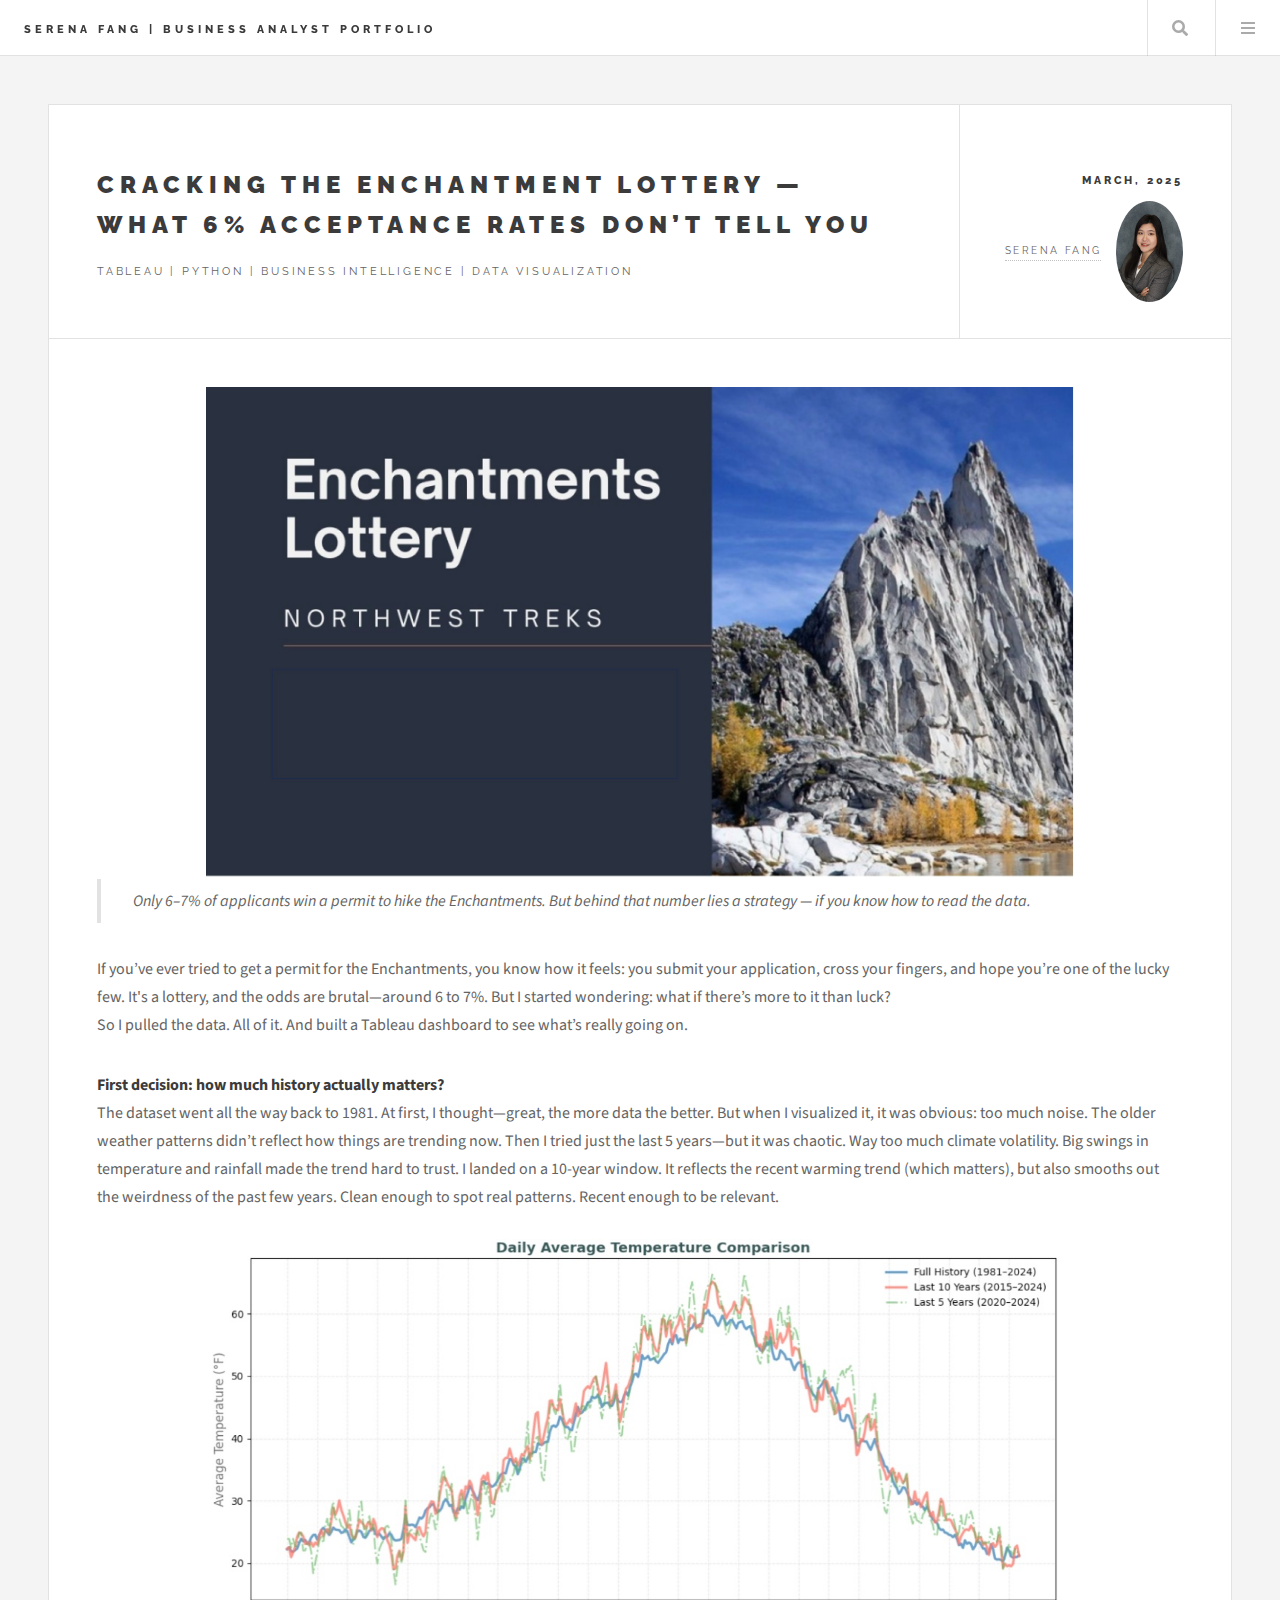
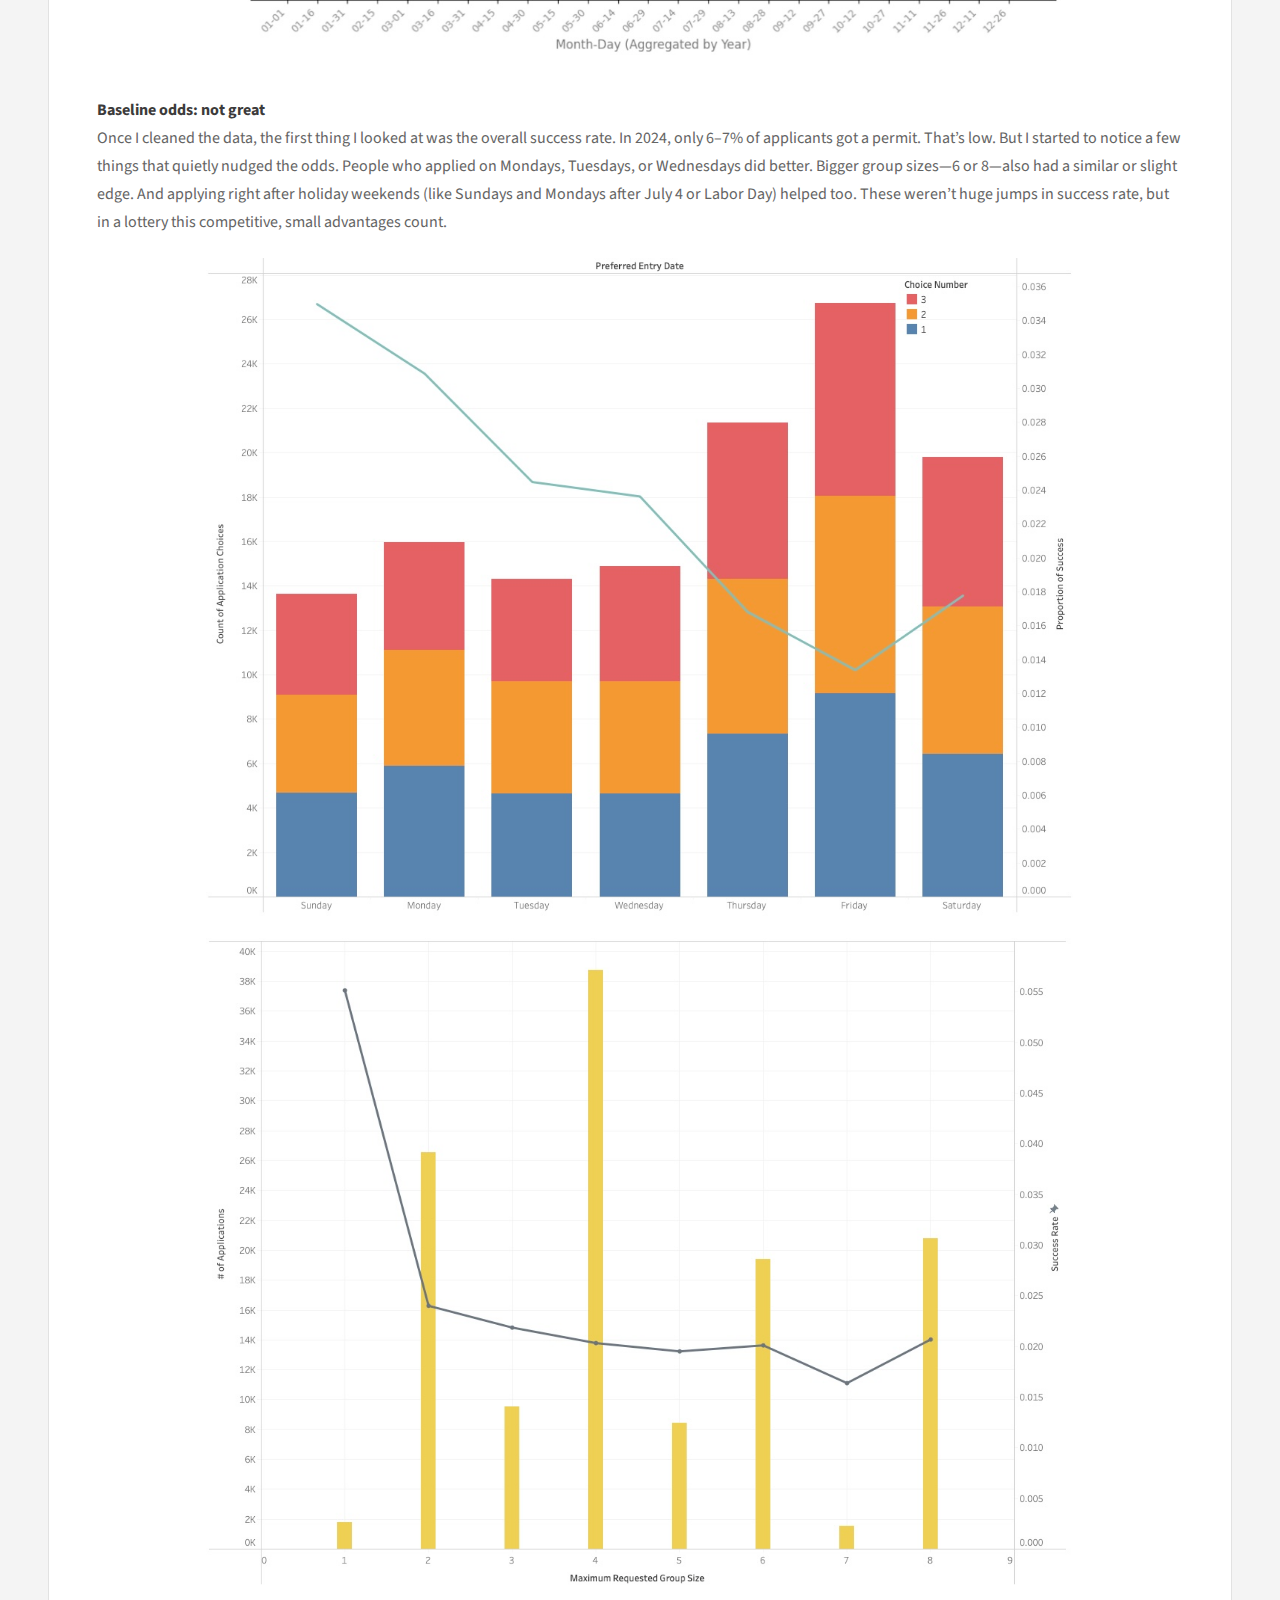
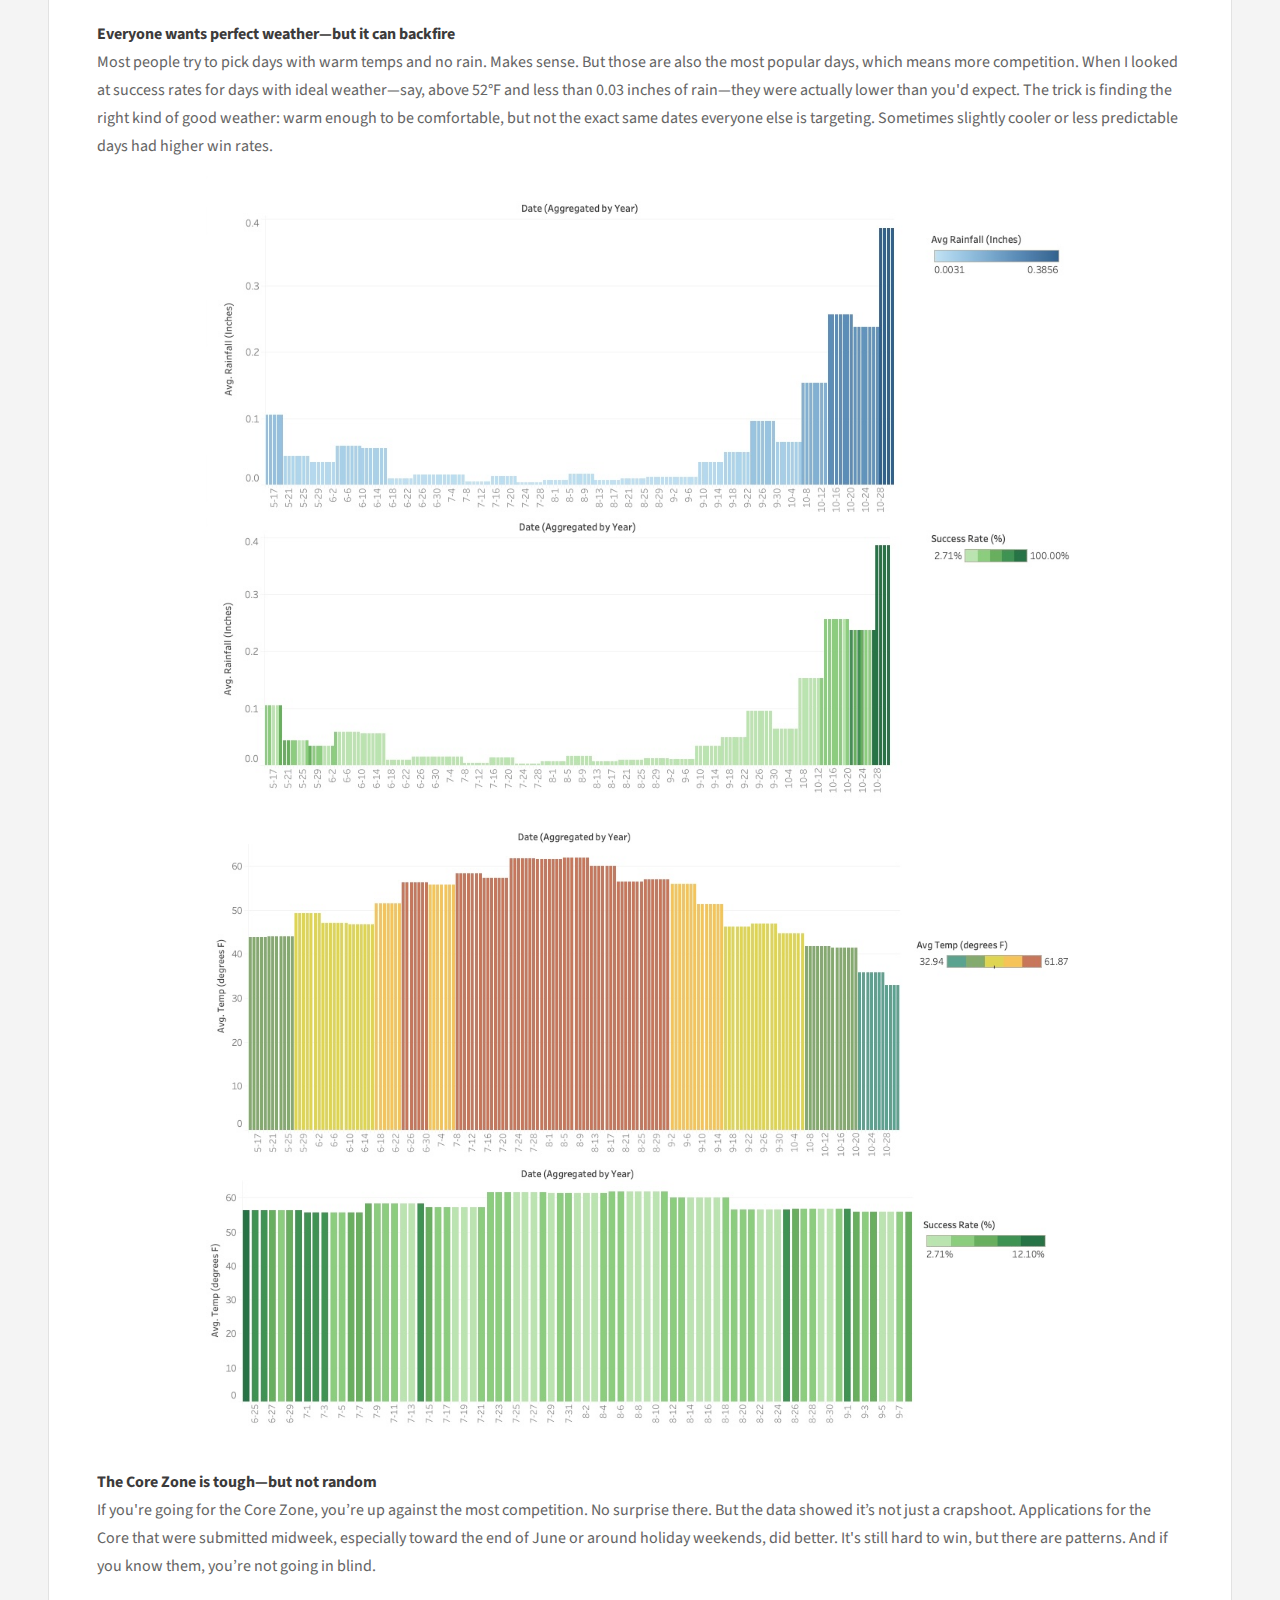
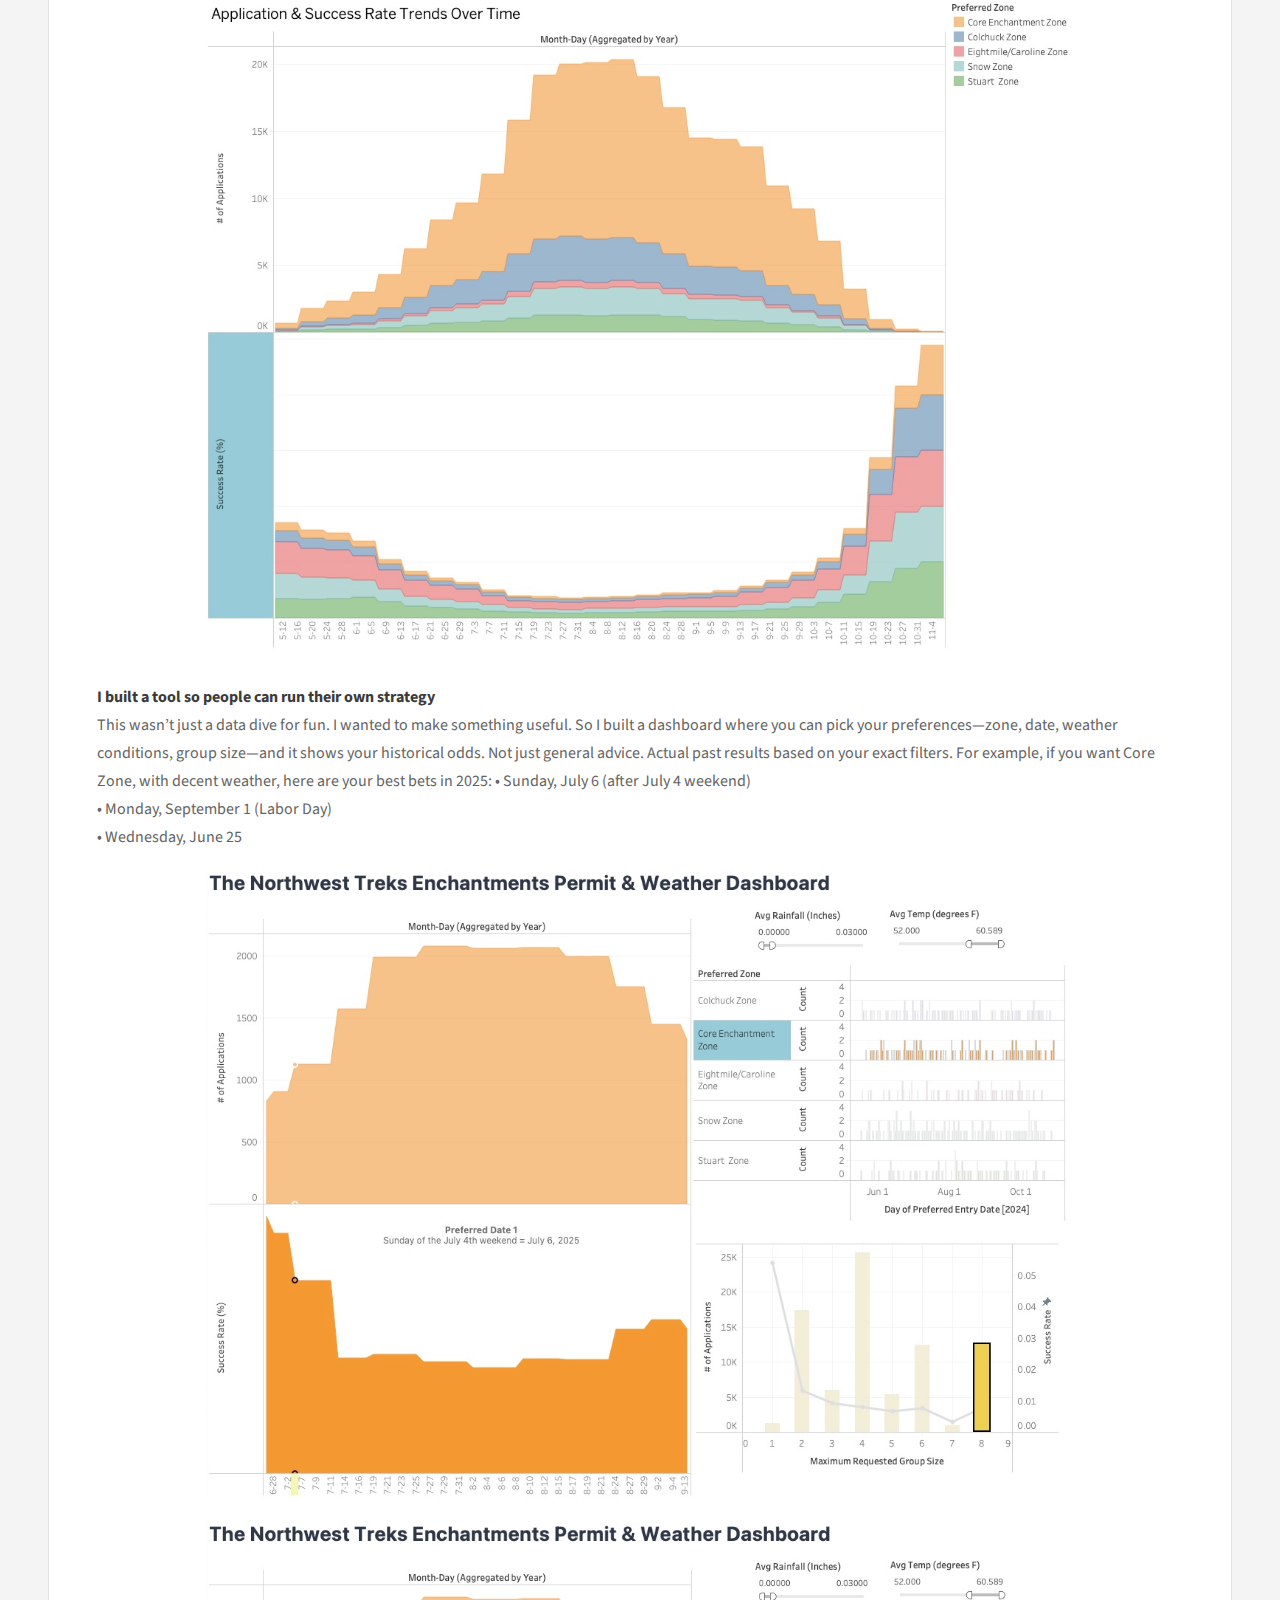
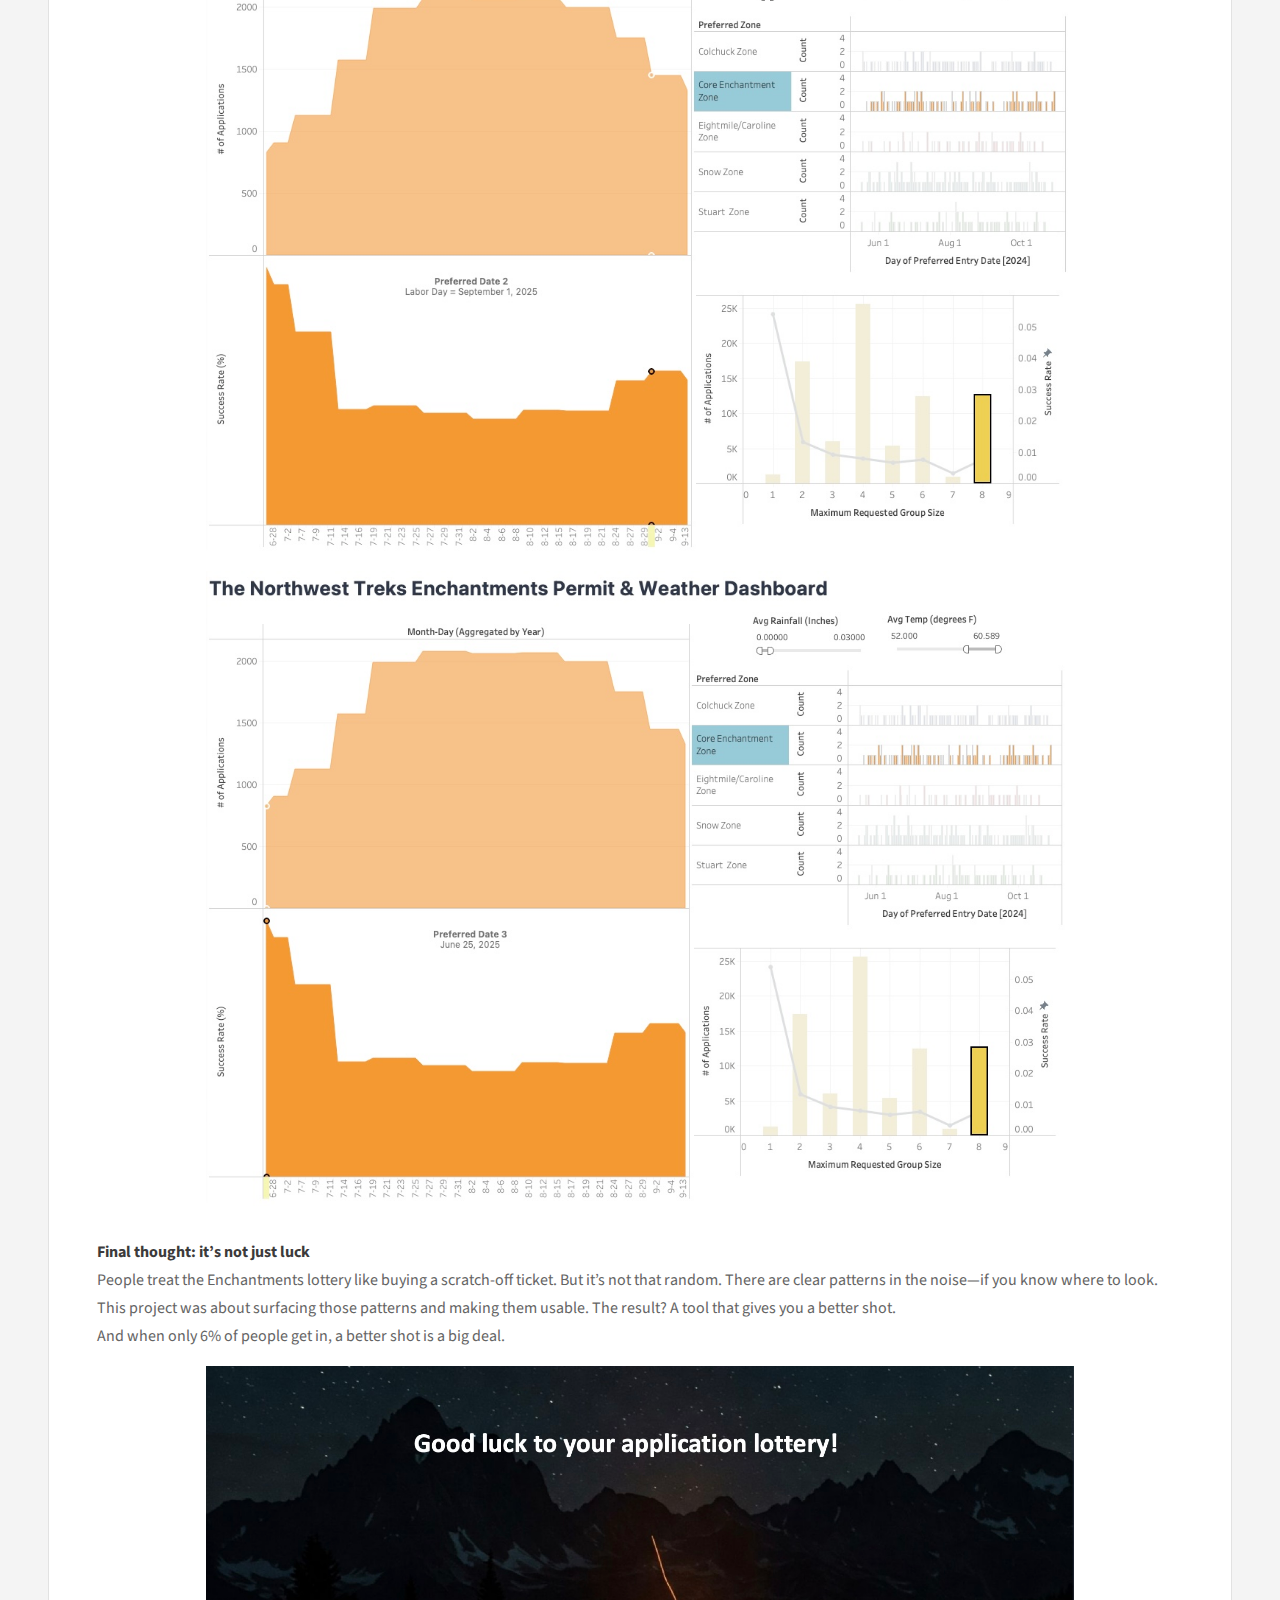
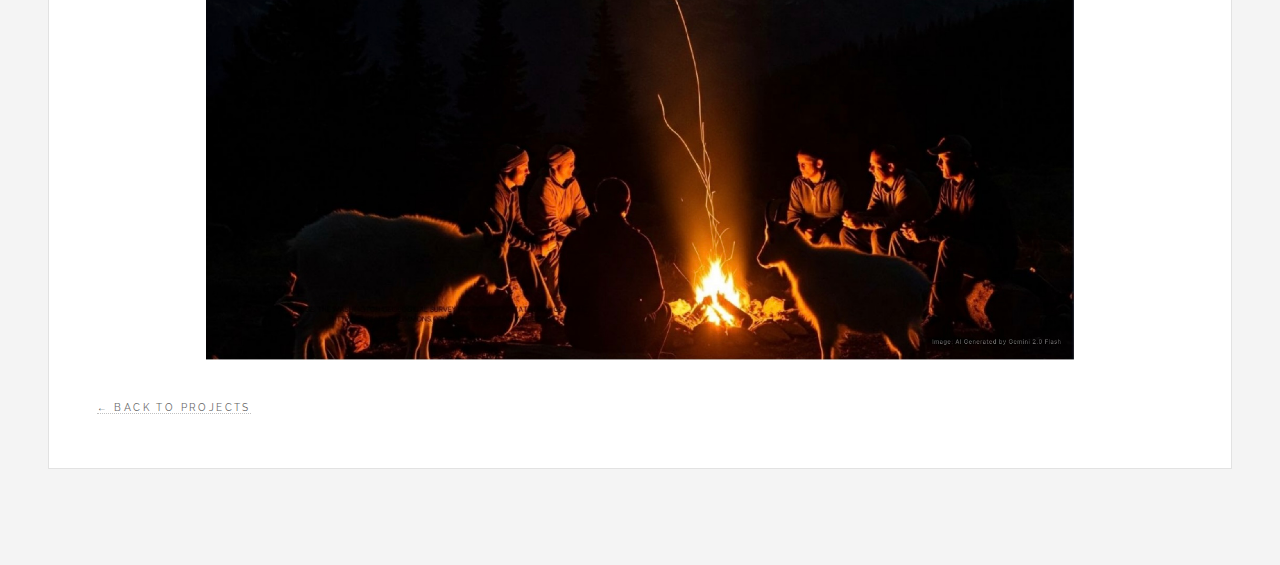
<file: enchantment.html>
<!DOCTYPE HTML>
<!--
	Future Imperfect by HTML5 UP
	html5up.net | @ajlkn
	Free for personal and commercial use under the CCA 3.0 license (html5up.net/license)
-->
<html>
	<head>
		<title>Serena Fang | Business Analyst Portfolio </title>
		<meta charset="utf-8" />
		<meta name="viewport" content="width=device-width, initial-scale=1, user-scalable=no" />
		<link rel="stylesheet" href="assets2/css/main.css" />
	</head>
	<body class="single is-preload">

		<!-- Wrapper -->
			<div id="wrapper">

				<!-- Header -->
					<header id="header">
						<h1><a href="index.html#enchantment-project">Serena Fang | Business Analyst Portfolio</a></h1>
						<!--
						<nav class="links">
							<ul>
								<li><a href="#">Lorem</a></li>
								<li><a href="#">Ipsum</a></li>
								<li><a href="#">Feugiat</a></li>
								<li><a href="#">Tempus</a></li>
								<li><a href="#">Adipiscing</a></li>
							</ul>
						</nav>-->
						<nav class="main">
							<ul>
								<li class="search">
									<a class="fa-search" href="#search">Search</a>
									<form id="search" method="get" action="#">
										<input type="text" name="query" placeholder="Search" />
									</form>
								</li>
								<li class="menu">
									<a class="fa-bars" href="#menu">Menu</a>
								</li>
							</ul>
						</nav>
					</header>
					

				 <!-- Menu -->
					<section id="menu"> 

						<!-- Search -->
						 	<section>
								<form class="search" method="get" action="#">
									<input type="text" name="query" placeholder="Search" />
								</form>
							</section> 

						<!-- Links -->
						 <section>
								<ul class="links">
									<li>
										<a href="#">
											<h3>Lorem ipsum</h3>
											<p>Feugiat tempus veroeros dolor</p>
										</a>
									</li>
									<li>
										<a href="#">
											<h3>Dolor sit amet</h3>
											<p>Sed vitae justo condimentum</p>
										</a>
									</li>
									<li>
										<a href="#">
											<h3>Feugiat veroeros</h3>
											<p>Phasellus sed ultricies mi congue</p>
										</a>
									</li>
									<li>
										<a href="#">
											<h3>Etiam sed consequat</h3>
											<p>Porta lectus amet ultricies</p>
										</a>
									</li>
								</ul>
							</section> 

						<!-- Actions -->
							<section>
								<ul class="actions stacked">
									<li><a href="#" class="button large fit">Log In</a></li>
								</ul>
							</section> 

					</section> 

				<!-- Main -->
					<div id="main">

						<!-- Post -->
							<article class="post">
								<header>
									<div class="title">
										<h2>Cracking the Enchantment Lottery —<br>What 6% Acceptance Rates Don’t Tell You</h2>
										<p>Tableau | Python | Business Intelligence | Data Visualization</p>
									</div>
									<div class="meta">
										<time class="published" datetime="2025-03">March, 2025</time>
										<a href="https://www.linkedin.com/in/ching-serena-fang/" class="author" target="_blank">
											<span class="name">Serena Fang</span>
											<img src="images/cf82_2.jpg" alt="Serena Fang" />
										  </a>
										  
									</div>
								</header>
								<span class="image featured"><img src="images/cover_enchantment.jpg" alt="" /></span>
								
								<blockquote>
									<em>
									  Only 6–7% of applicants win a permit to hike the Enchantments. But behind that number lies a strategy — if you know how to read the data.
									</em>
								  </blockquote>
								  
								<p>If you’ve ever tried to get a permit for the Enchantments, you know how it feels: you submit your application, cross your fingers, and hope you’re one of the lucky few. It's a lottery, and the odds are brutal—around 6 to 7%. But I started wondering: what if there’s more to it than luck?
									<br>So I pulled the data. All of it. And built a Tableau dashboard to see what’s really going on. </p>
								<p><b>First decision: how much history actually matters? </b><br>The dataset went all the way back to 1981. At first, I thought—great, the more data the better. But when I visualized it, it was obvious: too much noise. The older weather patterns didn’t reflect how things are trending now. Then I tried just the last 5 years—but it was chaotic. Way too much climate volatility. Big swings in temperature and rainfall made the trend hard to trust.
						              I landed on a 10-year window. It reflects the recent warming trend (which matters), but also smooths out the weirdness of the past few years. Clean enough to spot real patterns. Recent enough to be relevant.
									<span class="image featured"><img src="images/enchant_weather.jpg" alt="" /></span>
								</p>
								<p><b>Baseline odds: not great</b><br>Once I cleaned the data, the first thing I looked at was the overall success rate. In 2024, only 6–7% of applicants got a permit. That’s low. But I started to notice a few things that quietly nudged the odds.
									People who applied on Mondays, Tuesdays, or Wednesdays did better. Bigger group sizes—6 or 8—also had a similar or slight edge. And applying right after holiday weekends (like Sundays and Mondays after July 4 or Labor Day) helped too. These weren’t huge jumps in success rate, but in a lottery this competitive, small advantages count.
									<span class="image featured"><img src="images/enchant_weekday.jpg" alt="" /></span>
									<span class="image featured"><img src="images/enchant_groupsize.jpg" alt="" /></span>
								</p>
								<p><b>Everyone wants perfect weather—but it can backfire</b><br>Most people try to pick days with warm temps and no rain. Makes sense. But those are also the most popular days, which means more competition. When I looked at success rates for days with ideal weather—say, above 52°F and less than 0.03 inches of rain—they were actually lower than you'd expect.
                                      The trick is finding the right kind of good weather: warm enough to be comfortable, but not the exact same dates everyone else is targeting. Sometimes slightly cooler or less predictable days had higher win rates.
									<span class="image featured"><img src="images/enchant_rain.jpg" alt="" /></span>
									<span class="image featured"><img src="images/enchant_temp.jpg" alt="" /></span>
								</p>
								<p><b>The Core Zone is tough—but not random</b><br>If you're going for the Core Zone, you’re up against the most competition. No surprise there. But the data showed it’s not just a crapshoot. Applications for the Core that were submitted midweek, especially toward the end of June or around holiday weekends, did better.
									It's still hard to win, but there are patterns. And if you know them, you’re not going in blind.
									<span class="image featured"><img src="images/enchant_zone.jpg" alt="" /></span>
								</p>
								<p><b>I built a tool so people can run their own strategy</b><br>This wasn’t just a data dive for fun. I wanted to make something useful. So I built a dashboard where you can pick your preferences—zone, date, weather conditions, group size—and it shows your historical odds. Not just general advice. Actual past results based on your exact filters.
									For example, if you want Core Zone, with decent weather, here are your best bets in 2025:
									• Sunday, July 6 (after July 4 weekend)
									<br>• Monday, September 1 (Labor Day)
									<br>• Wednesday, June 25
									<span class="image featured"><img src="images/enchant_top1.jpg" alt="" /></span>
									<span class="image featured"><img src="images/enchant_top2.jpg" alt="" /></span>
									<span class="image featured"><img src="images/enchant_top3.jpg" alt="" /></span>
								</p>
								<p><b>Final thought: it’s not just luck</b><br>People treat the Enchantments lottery like buying a scratch-off ticket. But it’s not that random. There are clear patterns in the noise—if you know where to look. This project was about surfacing those patterns and making them usable. The result? A tool that gives you a better shot.
									<br>And when only 6% of people get in, a better shot is a big deal.
									<span class="image featured"><img src="images/ending_enchantment.jpg" alt="" /></span>
								</p>

								<footer>
									<ul class="stats">
										<li><a href="index.html#enchantment-project"> ← Back to Projects</a></li>
									</ul>
								</footer>
							</article>

					</div>

				<!-- Footer 
					<section id="footer">
						<ul class="icons">
							<li><a href="#" class="icon brands fa-twitter"><span class="label">Twitter</span></a></li>
							<li><a href="#" class="icon brands fa-facebook-f"><span class="label">Facebook</span></a></li>
							<li><a href="#" class="icon brands fa-instagram"><span class="label">Instagram</span></a></li>
							<li><a href="#" class="icon solid fa-rss"><span class="label">RSS</span></a></li>
							<li><a href="#" class="icon solid fa-envelope"><span class="label">Email</span></a></li>
						</ul>
						<p class="copyright">&copy; Untitled. Design: <a href="http://html5up.net">HTML5 UP</a>. Images: <a href="http://unsplash.com">Unsplash</a>.</p>
					</section> -->

			</div>

		<!-- Scripts -->
			<script src="assets2/js/jquery.min.js"></script>
			<script src="assets2/js/browser.min.js"></script>
			<script src="assets2/js/breakpoints.min.js"></script>
			<script src="assets2/js/util.js"></script>
			<script src="assets2/js/main.js"></script>

	</body>
</html>
</file>
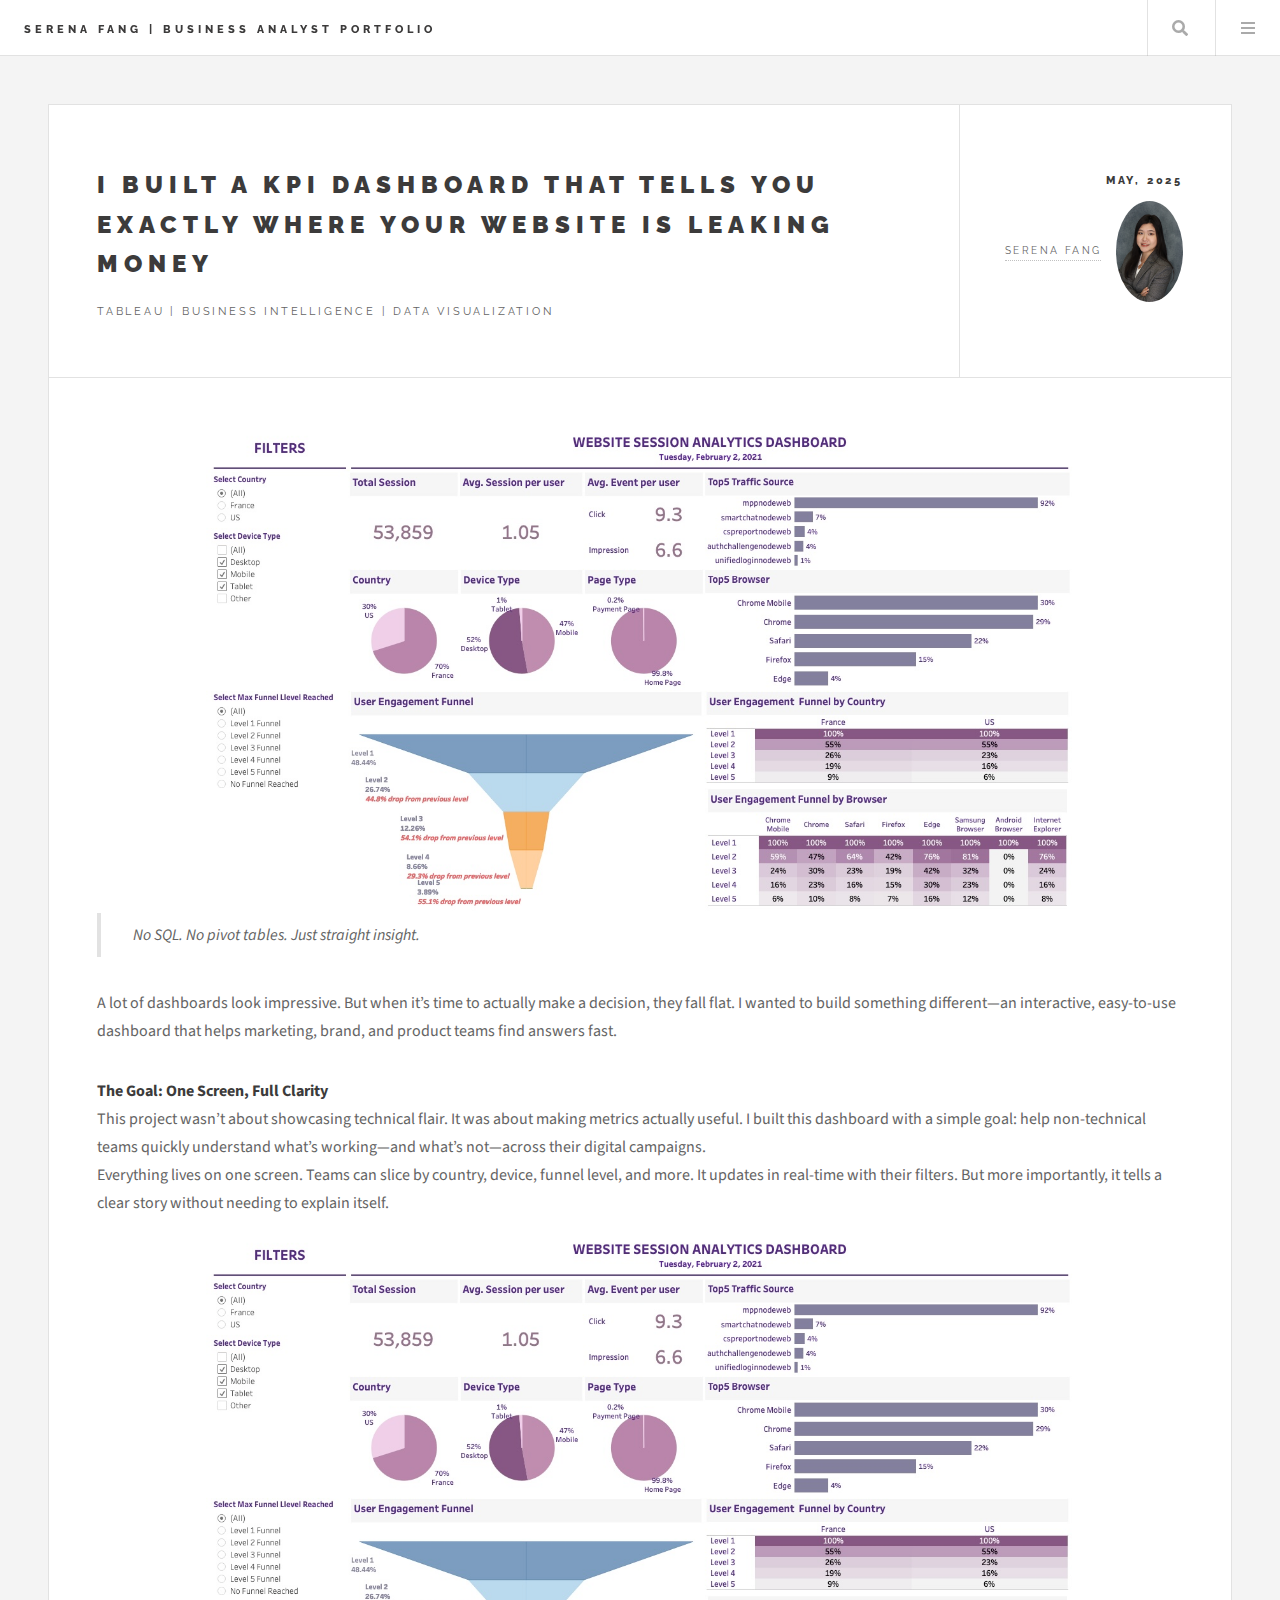
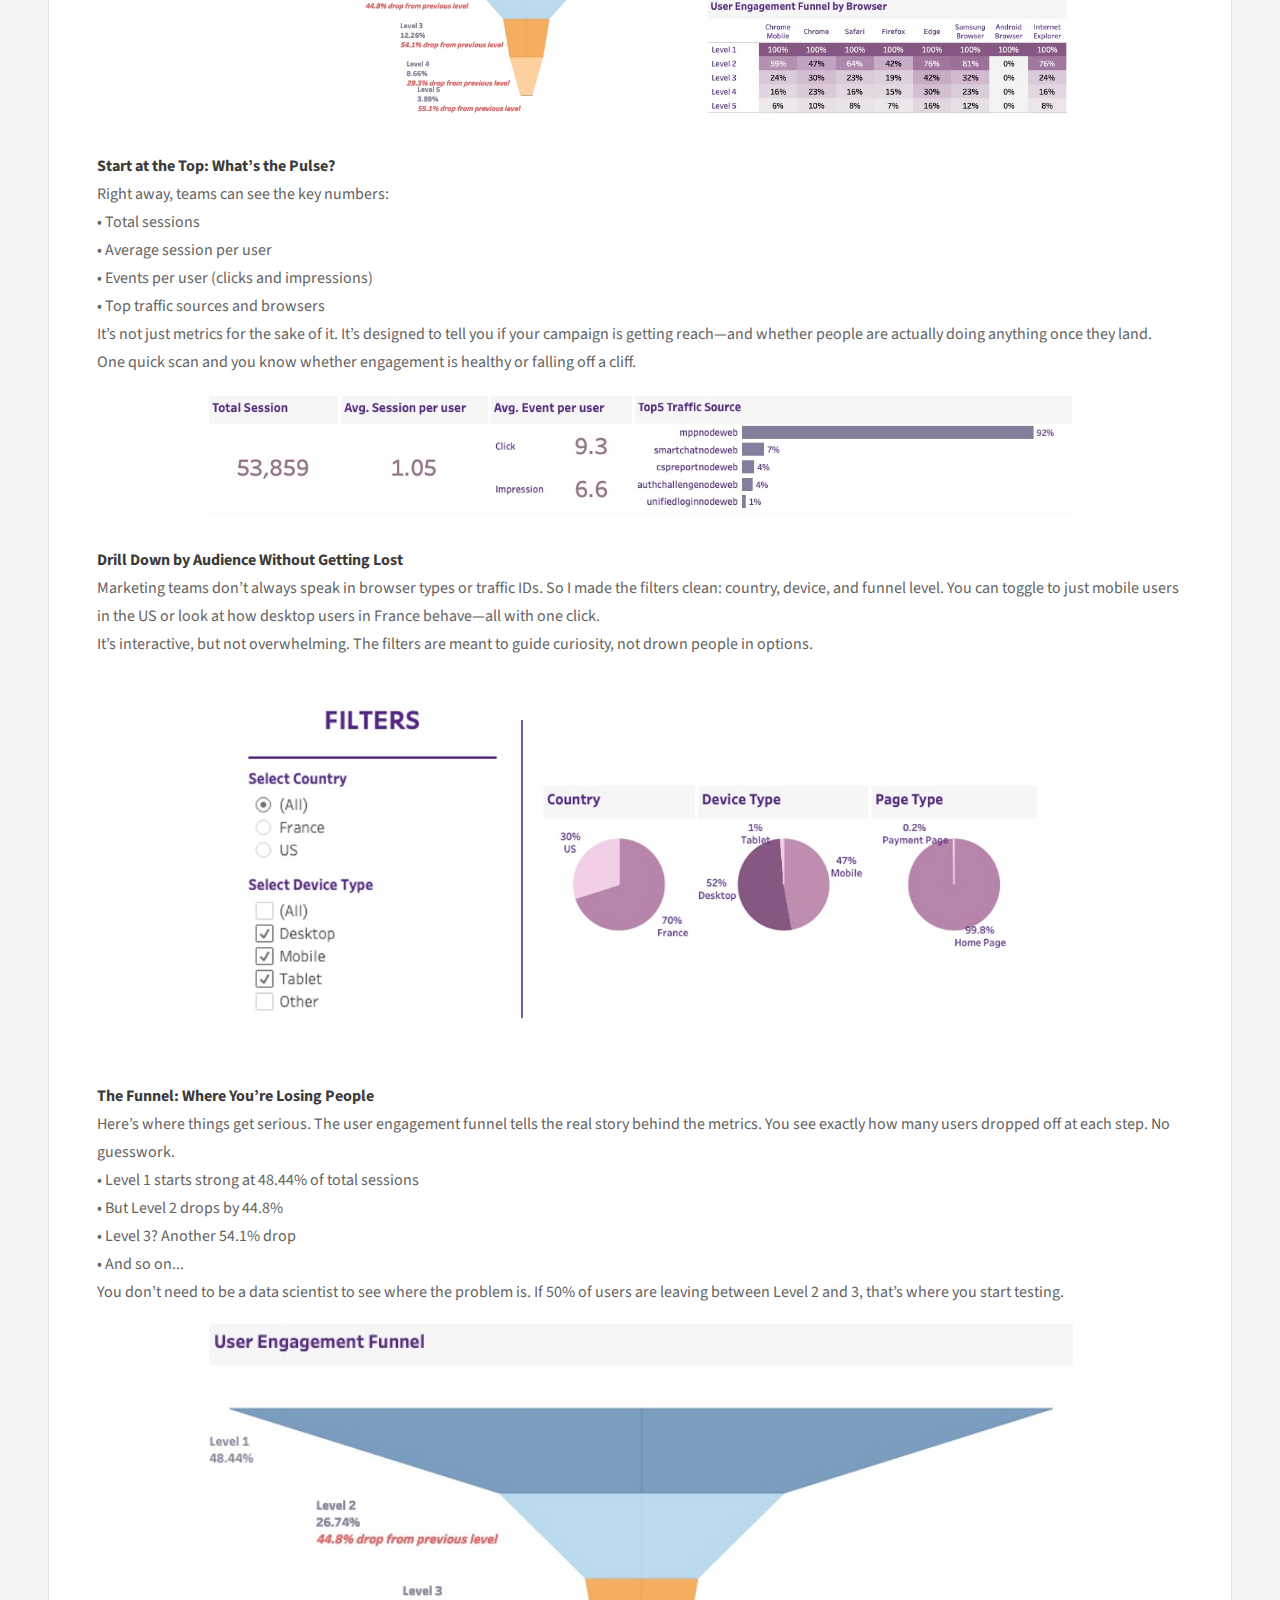
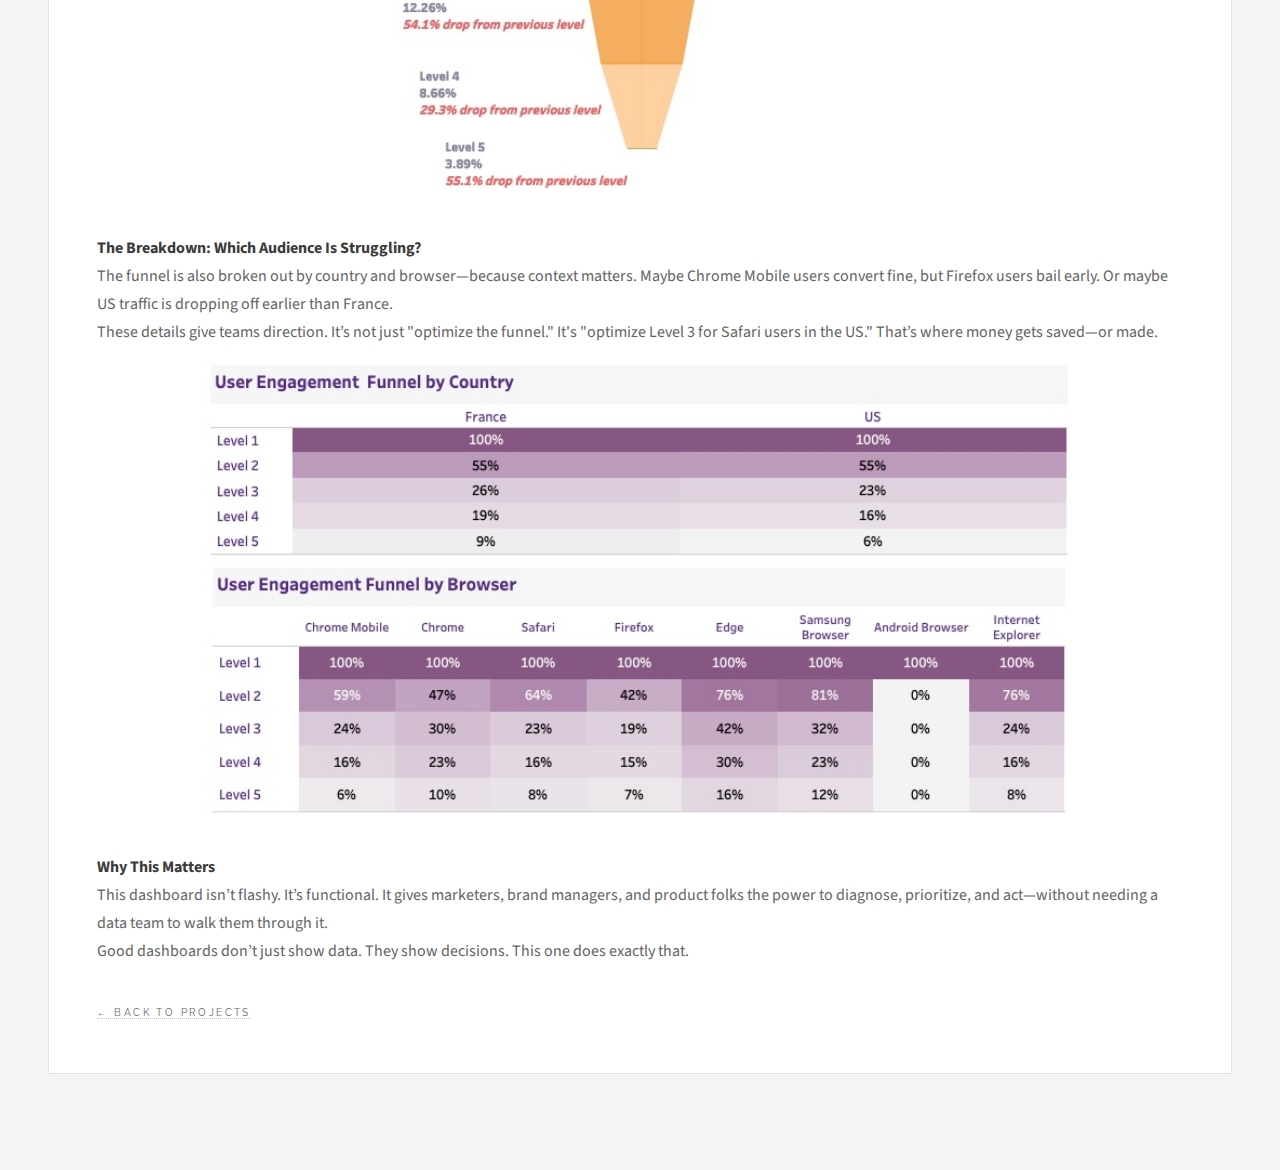
<file: websession.html>
<!DOCTYPE HTML>
<!--
	Future Imperfect by HTML5 UP
	html5up.net | @ajlkn
	Free for personal and commercial use under the CCA 3.0 license (html5up.net/license)
-->
<html>
	<head>
		<title>Serena Fang | Business Analyst Portfolio </title>
		<meta charset="utf-8" />
		<meta name="viewport" content="width=device-width, initial-scale=1, user-scalable=no" />
		<link rel="stylesheet" href="assets2/css/main.css" />
	</head>
	<body class="single is-preload">

		<!-- Wrapper -->
			<div id="wrapper">

				<!-- Header -->
					<header id="header">
						<h1><a href="index.html#websession-project">Serena Fang | Business Analyst Portfolio</a></h1>
						<!--
						<nav class="links">
							<ul>
								<li><a href="#">Lorem</a></li>
								<li><a href="#">Ipsum</a></li>
								<li><a href="#">Feugiat</a></li>
								<li><a href="#">Tempus</a></li>
								<li><a href="#">Adipiscing</a></li>
							</ul>
						</nav>-->
						<nav class="main">
							<ul>
								<li class="search">
									<a class="fa-search" href="#search">Search</a>
									<form id="search" method="get" action="#">
										<input type="text" name="query" placeholder="Search" />
									</form>
								</li>
								<li class="menu">
									<a class="fa-bars" href="#menu">Menu</a>
								</li>
							</ul>
						</nav>
					</header>
					

				 <!-- Menu -->
					<section id="menu"> 

						<!-- Search -->
						 	<section>
								<form class="search" method="get" action="#">
									<input type="text" name="query" placeholder="Search" />
								</form>
							</section> 

						<!-- Links -->
						 <section>
								<ul class="links">
									<li>
										<a href="#">
											<h3>Lorem ipsum</h3>
											<p>Feugiat tempus veroeros dolor</p>
										</a>
									</li>
									<li>
										<a href="#">
											<h3>Dolor sit amet</h3>
											<p>Sed vitae justo condimentum</p>
										</a>
									</li>
									<li>
										<a href="#">
											<h3>Feugiat veroeros</h3>
											<p>Phasellus sed ultricies mi congue</p>
										</a>
									</li>
									<li>
										<a href="#">
											<h3>Etiam sed consequat</h3>
											<p>Porta lectus amet ultricies</p>
										</a>
									</li>
								</ul>
							</section> 

						<!-- Actions -->
							<section>
								<ul class="actions stacked">
									<li><a href="#" class="button large fit">Log In</a></li>
								</ul>
							</section> 

					</section> 

				<!-- Main -->
					<div id="main">

						<!-- Post -->
							<article class="post">
								<header>
									<div class="title">
										<h2>I Built a KPI Dashboard That Tells You Exactly Where Your Website Is Leaking Money</h2>
										<p>Tableau | Business Intelligence | Data Visualization</p>
									</div>
									<div class="meta">
										<time class="published" datetime="2025-05">May, 2025</time>
										<a href="https://www.linkedin.com/in/ching-serena-fang/" class="author" target="_blank">
											<span class="name">Serena Fang</span>
											<img src="images/cf82_2.jpg" alt="Serena Fang" />
										  </a>
										  
									</div>
								</header>
								<span class="image featured"><img src="images/cover_websession.jpg" alt="" /></span>
								
								<blockquote>
									<em>
										No SQL. No pivot tables. Just straight insight.
									</em>
								  </blockquote>
								  
								<p>A lot of dashboards look impressive. But when it’s time to actually make a decision, they fall flat. I wanted to build something different—an interactive, easy-to-use dashboard that helps marketing, brand, and product teams find answers fast.									
								</p>
								<p><b>The Goal: One Screen, Full Clarity</b><br>This project wasn’t about showcasing technical flair. It was about making metrics actually useful. I built this dashboard with a simple goal: help non-technical teams quickly understand what’s working—and what’s not—across their digital campaigns.
									<br>Everything lives on one screen. Teams can slice by country, device, funnel level, and more. It updates in real-time with their filters. But more importantly, it tells a clear story without needing to explain itself.
									<span class="image featured"><img src="images/websession_dashboard.jpg" alt="" /></span>
								</p>
								<p><b>Start at the Top: What’s the Pulse?</b><br>Right away, teams can see the key numbers:
									<br>• Total sessions
									<br>• Average session per user		
									<br>• Events per user (clicks and impressions)
									<br>• Top traffic sources and browsers
									<br>It’s not just metrics for the sake of it. It’s designed to tell you if your campaign is getting reach—and whether people are actually doing anything once they land.
									<br>One quick scan and you know whether engagement is healthy or falling off a cliff.
									<span class="image featured"><img src="images/websession_dashboard1.jpg" alt="" /></span>
								</p>
								<p><b>Drill Down by Audience Without Getting Lost</b><br>Marketing teams don’t always speak in browser types or traffic IDs. So I made the filters clean: country, device, and funnel level. You can toggle to just mobile users in the US or look at how desktop users in France behave—all with one click.
									<br>It’s interactive, but not overwhelming. The filters are meant to guide curiosity, not drown people in options.
									<span class="image featured"><img src="images/websession_dashboard2.jpg" alt="" /></span>
								</p>
								<p><b>The Funnel: Where You’re Losing People</b><br>Here’s where things get serious. The user engagement funnel tells the real story behind the metrics. You see exactly how many users dropped off at each step. No guesswork.
									<br>• Level 1 starts strong at 48.44% of total sessions
									<br>• But Level 2 drops by 44.8%			
									<br>• Level 3? Another 54.1% drop
									<br>• And so on...
									<br>You don’t need to be a data scientist to see where the problem is. If 50% of users are leaving between Level 2 and 3, that’s where you start testing.
									<span class="image featured"><img src="images/websession_dashboard3.jpg" alt="" /></span>
								</p>

								<p><b>The Breakdown: Which Audience Is Struggling?</b><br>The funnel is also broken out by country and browser—because context matters. Maybe Chrome Mobile users convert fine, but Firefox users bail early. Or maybe US traffic is dropping off earlier than France.
									<br>These details give teams direction. It’s not just "optimize the funnel." It's "optimize Level 3 for Safari users in the US." That’s where money gets saved—or made.
									<span class="image featured"><img src="images/websession_dashboard4.jpg" alt="" /></span>
								</p>

								<p><b>Why This Matters</b><br>This dashboard isn’t flashy. It’s functional. It gives marketers, brand managers, and product folks the power to diagnose, prioritize, and act—without needing a data team to walk them through it.
									<br>Good dashboards don’t just show data. They show decisions. This one does exactly that.
								</p>
							
								<footer>
									<ul class="stats">
										<li><a href="index.html#websession-project"> ← Back to Projects</a></li>
									</ul>
								</footer>
							</article>

					</div>

				<!-- Footer 
					<section id="footer">
						<ul class="icons">
							<li><a href="#" class="icon brands fa-twitter"><span class="label">Twitter</span></a></li>
							<li><a href="#" class="icon brands fa-facebook-f"><span class="label">Facebook</span></a></li>
							<li><a href="#" class="icon brands fa-instagram"><span class="label">Instagram</span></a></li>
							<li><a href="#" class="icon solid fa-rss"><span class="label">RSS</span></a></li>
							<li><a href="#" class="icon solid fa-envelope"><span class="label">Email</span></a></li>
						</ul>
						<p class="copyright">&copy; Untitled. Design: <a href="http://html5up.net">HTML5 UP</a>. Images: <a href="http://unsplash.com">Unsplash</a>.</p>
					</section> -->

			</div>

		<!-- Scripts -->
			<script src="assets2/js/jquery.min.js"></script>
			<script src="assets2/js/browser.min.js"></script>
			<script src="assets2/js/breakpoints.min.js"></script>
			<script src="assets2/js/util.js"></script>
			<script src="assets2/js/main.js"></script>

	</body>
</html>
</file>
<file: assets2/css/main.css>
@import url(fontawesome-all.min.css);
@import url("https://fonts.googleapis.com/css?family=Source+Sans+Pro:400,700|Raleway:400,800,900");

/*
	Future Imperfect by HTML5 UP
	html5up.net | @ajlkn
	Free for personal and commercial use under the CCA 3.0 license (html5up.net/license)
*/

html, body, div, span, applet, object,
iframe, h1, h2, h3, h4, h5, h6, p, blockquote,
pre, a, abbr, acronym, address, big, cite,
code, del, dfn, em, img, ins, kbd, q, s, samp,
small, strike, strong, sub, sup, tt, var, b,
u, i, center, dl, dt, dd, ol, ul, li, fieldset,
form, label, legend, table, caption, tbody,
tfoot, thead, tr, th, td, article, aside,
canvas, details, embed, figure, figcaption,
footer, header, hgroup, menu, nav, output, ruby,
section, summary, time, mark, audio, video {
	margin: 0;
	padding: 0;
	border: 0;
	font-size: 100%;
	font: inherit;
	vertical-align: baseline;}

article, aside, details, figcaption, figure,
footer, header, hgroup, menu, nav, section {
	display: block;}

body {
	line-height: 1;
}

ol, ul {
	list-style: none;
}

blockquote, q {
	quotes: none;
}

	blockquote:before, blockquote:after, q:before, q:after {
		content: '';
		content: none;
	}

table {
	border-collapse: collapse;
	border-spacing: 0;
}

body {
	-webkit-text-size-adjust: none;
}

mark {
	background-color: transparent;
	color: inherit;
}

input::-moz-focus-inner {
	border: 0;
	padding: 0;
}

input, select, textarea {
	-moz-appearance: none;
	-webkit-appearance: none;
	-ms-appearance: none;
	appearance: none;
}

/* Basic */

	@-ms-viewport {
		width: device-width;
	}

	body {
		-ms-overflow-style: scrollbar;
	}

	@media screen and (max-width: 480px) {

		html, body {
			min-width: 320px;
		}

	}

	html {
		box-sizing: border-box;
	}

	*, *:before, *:after {
		box-sizing: inherit;
	}

	body {
		background: #f4f4f4;
	}

		body.is-preload *, body.is-preload *:before, body.is-preload *:after {
			-moz-animation: none !important;
			-webkit-animation: none !important;
			-ms-animation: none !important;
			animation: none !important;
			-moz-transition: none !important;
			-webkit-transition: none !important;
			-ms-transition: none !important;
			transition: none !important;
		}

/* Type */

	body, input, select, textarea {
		color: #646464;
		font-family: "Source Sans Pro", Helvetica, sans-serif;
		font-size: 14pt;
		font-weight: 400;
		line-height: 1.75;
	}

		@media screen and (max-width: 1680px) {

			body, input, select, textarea {
				font-size: 12pt;
			}

		}

		@media screen and (max-width: 1280px) {

			body, input, select, textarea {
				font-size: 12pt;
			}

		}

		@media screen and (max-width: 980px) {

			body, input, select, textarea {
				font-size: 12pt;
			}

		}

		@media screen and (max-width: 736px) {

			body, input, select, textarea {
				font-size: 12pt;
			}

		}

		@media screen and (max-width: 480px) {

			body, input, select, textarea {
				font-size: 12pt;
			}

		}

	a {
		-moz-transition: color 0.2s ease, border-bottom-color 0.2s ease;
		-webkit-transition: color 0.2s ease, border-bottom-color 0.2s ease;
		-ms-transition: color 0.2s ease, border-bottom-color 0.2s ease;
		transition: color 0.2s ease, border-bottom-color 0.2s ease;
		border-bottom: dotted 1px rgba(160, 160, 160, 0.65);
		color: inherit;
		text-decoration: none;
	}

		a:before {
			-moz-transition: color 0.2s ease;
			-webkit-transition: color 0.2s ease;
			-ms-transition: color 0.2s ease;
			transition: color 0.2s ease;
		}

		a:hover {
			border-bottom-color: transparent;
			color: #2ebaae !important;
		}

			a:hover:before {
				color: #2ebaae !important;
			}

	strong, b {
		color: #3c3b3b;
		font-weight: 700;
	}

	em, i {
		font-style: italic;
	}

	p {
		margin: 0 0 2em 0;
	}

	h1, h2, h3, h4, h5, h6 {
		color: #3c3b3b;
		font-family: "Raleway", Helvetica, sans-serif;
		font-weight: 800;
		letter-spacing: 0.25em;
		line-height: 1.65;
		margin: 0 0 1em 0;
		text-transform: uppercase;
	}

		h1 a, h2 a, h3 a, h4 a, h5 a, h6 a {
			color: inherit;
			border-bottom: 0;
		}

	h2 {
		font-size: 1.1em;
	}

	h3 {
		font-size: 0.9em;
	}

	h4 {
		font-size: 0.7em;
	}

	h5 {
		font-size: 0.7em;
	}

	h6 {
		font-size: 0.7em;
	}

	sub {
		font-size: 0.8em;
		position: relative;
		top: 0.5em;
	}

	sup {
		font-size: 0.8em;
		position: relative;
		top: -0.5em;
	}

	blockquote {
		border-left: solid 4px rgba(160, 160, 160, 0.3);
		font-style: italic;
		margin: 0 0 2em 0;
		padding: 0.5em 0 0.5em 2em;
	}

	code {
		background: rgba(160, 160, 160, 0.075);
		border: solid 1px rgba(160, 160, 160, 0.3);
		font-family: "Courier New", monospace;
		font-size: 0.85em; /* ↓ reduced from 0.9em */
		margin: 0 0.25em;
	  }
	  
	  .code-wrapper {
		display: flex;
		justify-content: center;
		margin: 1em auto;
	  }
	  
	  .code-wrapper pre {
		background-color: #f8f8f8;
		border: 1px solid rgba(160, 160, 160, 0.3);
		border-radius: 6px;
		font-size: 0.75em !important;
		font-family: "Courier New", monospace;
		line-height: 1.6;
		overflow-x: auto;
		max-width: 1000px;
		width: 90%;         /* makes it responsive */
		padding: 1em 1.5em;
		box-sizing: border-box;
		text-align: left;
		margin: 0 auto;
	  }
	  
	  .code-wrapper code {
		font-size: inherit;
		white-space: pre-wrap;  /* wrap long lines */
		display: block;
		text-align: left;
	  }

	hr {
		border: 0;
		border-bottom: solid 1px rgba(160, 160, 160, 0.3);
		margin: 2em 0;
	}

		hr.major {
			margin: 3em 0;
		}

	.align-left {
		text-align: left;
	}

	.align-center {
		text-align: center;
	}

	.align-right {
		text-align: right;
	}

/* Row */

	.row {
		display: flex;
		flex-wrap: wrap;
		box-sizing: border-box;
		align-items: stretch;
	}

		.row > * {
			box-sizing: border-box;
		}

		.row.gtr-uniform > * > :last-child {
			margin-bottom: 0;
		}

		.row.aln-left {
			justify-content: flex-start;
		}

		.row.aln-center {
			justify-content: center;
		}

		.row.aln-right {
			justify-content: flex-end;
		}

		.row.aln-top {
			align-items: flex-start;
		}

		.row.aln-middle {
			align-items: center;
		}

		.row.aln-bottom {
			align-items: flex-end;
		}

		.row > .imp {
			order: -1;
		}

		.row > .col-1 {
			width: 8.33333%;
		}

		.row > .off-1 {
			margin-left: 8.33333%;
		}

		.row > .col-2 {
			width: 16.66667%;
		}

		.row > .off-2 {
			margin-left: 16.66667%;
		}

		.row > .col-3 {
			width: 25%;
		}

		.row > .off-3 {
			margin-left: 25%;
		}

		.row > .col-4 {
			width: 33.33333%;
		}

		.row > .off-4 {
			margin-left: 33.33333%;
		}

		.row > .col-5 {
			width: 41.66667%;
		}

		.row > .off-5 {
			margin-left: 41.66667%;
		}

		.row > .col-6 {
			width: 50%;
		}

		.row > .off-6 {
			margin-left: 50%;
		}

		.row > .col-7 {
			width: 58.33333%;
		}

		.row > .off-7 {
			margin-left: 58.33333%;
		}

		.row > .col-8 {
			width: 66.66667%;
		}

		.row > .off-8 {
			margin-left: 66.66667%;
		}

		.row > .col-9 {
			width: 75%;
		}

		.row > .off-9 {
			margin-left: 75%;
		}

		.row > .col-10 {
			width: 83.33333%;
		}

		.row > .off-10 {
			margin-left: 83.33333%;
		}

		.row > .col-11 {
			width: 91.66667%;
		}

		.row > .off-11 {
			margin-left: 91.66667%;
		}

		.row > .col-12 {
			width: 100%;
		}

		.row > .off-12 {
			margin-left: 100%;
		}

		.row.gtr-0 {
			margin-top: 0;
			margin-left: 0em;
		}

			.row.gtr-0 > * {
				padding: 0 0 0 0em;
			}

			.row.gtr-0.gtr-uniform {
				margin-top: 0em;
			}

				.row.gtr-0.gtr-uniform > * {
					padding-top: 0em;
				}

		.row.gtr-25 {
			margin-top: 0;
			margin-left: -0.25em;
		}

			.row.gtr-25 > * {
				padding: 0 0 0 0.25em;
			}

			.row.gtr-25.gtr-uniform {
				margin-top: -0.25em;
			}

				.row.gtr-25.gtr-uniform > * {
					padding-top: 0.25em;
				}

		.row.gtr-50 {
			margin-top: 0;
			margin-left: -0.5em;
		}

			.row.gtr-50 > * {
				padding: 0 0 0 0.5em;
			}

			.row.gtr-50.gtr-uniform {
				margin-top: -0.5em;
			}

				.row.gtr-50.gtr-uniform > * {
					padding-top: 0.5em;
				}

		.row {
			margin-top: 0;
			margin-left: -1em;
		}

			.row > * {
				padding: 0 0 0 1em;
			}

			.row.gtr-uniform {
				margin-top: -1em;
			}

				.row.gtr-uniform > * {
					padding-top: 1em;
				}

		.row.gtr-150 {
			margin-top: 0;
			margin-left: -1.5em;
		}

			.row.gtr-150 > * {
				padding: 0 0 0 1.5em;
			}

			.row.gtr-150.gtr-uniform {
				margin-top: -1.5em;
			}

				.row.gtr-150.gtr-uniform > * {
					padding-top: 1.5em;
				}

		.row.gtr-200 {
			margin-top: 0;
			margin-left: -2em;
		}

			.row.gtr-200 > * {
				padding: 0 0 0 2em;
			}

			.row.gtr-200.gtr-uniform {
				margin-top: -2em;
			}

				.row.gtr-200.gtr-uniform > * {
					padding-top: 2em;
				}

		@media screen and (max-width: 1680px) {

			.row {
				display: flex;
				flex-wrap: wrap;
				box-sizing: border-box;
				align-items: stretch;
			}

				.row > * {
					box-sizing: border-box;
				}

				.row.gtr-uniform > * > :last-child {
					margin-bottom: 0;
				}

				.row.aln-left {
					justify-content: flex-start;
				}

				.row.aln-center {
					justify-content: center;
				}

				.row.aln-right {
					justify-content: flex-end;
				}

				.row.aln-top {
					align-items: flex-start;
				}

				.row.aln-middle {
					align-items: center;
				}

				.row.aln-bottom {
					align-items: flex-end;
				}

				.row > .imp-xlarge {
					order: -1;
				}

				.row > .col-1-xlarge {
					width: 8.33333%;
				}

				.row > .off-1-xlarge {
					margin-left: 8.33333%;
				}

				.row > .col-2-xlarge {
					width: 16.66667%;
				}

				.row > .off-2-xlarge {
					margin-left: 16.66667%;
				}

				.row > .col-3-xlarge {
					width: 25%;
				}

				.row > .off-3-xlarge {
					margin-left: 25%;
				}

				.row > .col-4-xlarge {
					width: 33.33333%;
				}

				.row > .off-4-xlarge {
					margin-left: 33.33333%;
				}

				.row > .col-5-xlarge {
					width: 41.66667%;
				}

				.row > .off-5-xlarge {
					margin-left: 41.66667%;
				}

				.row > .col-6-xlarge {
					width: 50%;
				}

				.row > .off-6-xlarge {
					margin-left: 50%;
				}

				.row > .col-7-xlarge {
					width: 58.33333%;
				}

				.row > .off-7-xlarge {
					margin-left: 58.33333%;
				}

				.row > .col-8-xlarge {
					width: 66.66667%;
				}

				.row > .off-8-xlarge {
					margin-left: 66.66667%;
				}

				.row > .col-9-xlarge {
					width: 75%;
				}

				.row > .off-9-xlarge {
					margin-left: 75%;
				}

				.row > .col-10-xlarge {
					width: 83.33333%;
				}

				.row > .off-10-xlarge {
					margin-left: 83.33333%;
				}

				.row > .col-11-xlarge {
					width: 91.66667%;
				}

				.row > .off-11-xlarge {
					margin-left: 91.66667%;
				}

				.row > .col-12-xlarge {
					width: 100%;
				}

				.row > .off-12-xlarge {
					margin-left: 100%;
				}

				.row.gtr-0 {
					margin-top: 0;
					margin-left: 0em;
				}

					.row.gtr-0 > * {
						padding: 0 0 0 0em;
					}

					.row.gtr-0.gtr-uniform {
						margin-top: 0em;
					}

						.row.gtr-0.gtr-uniform > * {
							padding-top: 0em;
						}

				.row.gtr-25 {
					margin-top: 0;
					margin-left: -0.25em;
				}

					.row.gtr-25 > * {
						padding: 0 0 0 0.25em;
					}

					.row.gtr-25.gtr-uniform {
						margin-top: -0.25em;
					}

						.row.gtr-25.gtr-uniform > * {
							padding-top: 0.25em;
						}

				.row.gtr-50 {
					margin-top: 0;
					margin-left: -0.5em;
				}

					.row.gtr-50 > * {
						padding: 0 0 0 0.5em;
					}

					.row.gtr-50.gtr-uniform {
						margin-top: -0.5em;
					}

						.row.gtr-50.gtr-uniform > * {
							padding-top: 0.5em;
						}

				.row {
					margin-top: 0;
					margin-left: -1em;
				}

					.row > * {
						padding: 0 0 0 1em;
					}

					.row.gtr-uniform {
						margin-top: -1em;
					}

						.row.gtr-uniform > * {
							padding-top: 1em;
						}

				.row.gtr-150 {
					margin-top: 0;
					margin-left: -1.5em;
				}

					.row.gtr-150 > * {
						padding: 0 0 0 1.5em;
					}

					.row.gtr-150.gtr-uniform {
						margin-top: -1.5em;
					}

						.row.gtr-150.gtr-uniform > * {
							padding-top: 1.5em;
						}

				.row.gtr-200 {
					margin-top: 0;
					margin-left: -2em;
				}

					.row.gtr-200 > * {
						padding: 0 0 0 2em;
					}

					.row.gtr-200.gtr-uniform {
						margin-top: -2em;
					}

						.row.gtr-200.gtr-uniform > * {
							padding-top: 2em;
						}

		}

		@media screen and (max-width: 1280px) {

			.row {
				display: flex;
				flex-wrap: wrap;
				box-sizing: border-box;
				align-items: stretch;
			}

				.row > * {
					box-sizing: border-box;
				}

				.row.gtr-uniform > * > :last-child {
					margin-bottom: 0;
				}

				.row.aln-left {
					justify-content: flex-start;
				}

				.row.aln-center {
					justify-content: center;
				}

				.row.aln-right {
					justify-content: flex-end;
				}

				.row.aln-top {
					align-items: flex-start;
				}

				.row.aln-middle {
					align-items: center;
				}

				.row.aln-bottom {
					align-items: flex-end;
				}

				.row > .imp-large {
					order: -1;
				}

				.row > .col-1-large {
					width: 8.33333%;
				}

				.row > .off-1-large {
					margin-left: 8.33333%;
				}

				.row > .col-2-large {
					width: 16.66667%;
				}

				.row > .off-2-large {
					margin-left: 16.66667%;
				}

				.row > .col-3-large {
					width: 25%;
				}

				.row > .off-3-large {
					margin-left: 25%;
				}

				.row > .col-4-large {
					width: 33.33333%;
				}

				.row > .off-4-large {
					margin-left: 33.33333%;
				}

				.row > .col-5-large {
					width: 41.66667%;
				}

				.row > .off-5-large {
					margin-left: 41.66667%;
				}

				.row > .col-6-large {
					width: 50%;
				}

				.row > .off-6-large {
					margin-left: 50%;
				}

				.row > .col-7-large {
					width: 58.33333%;
				}

				.row > .off-7-large {
					margin-left: 58.33333%;
				}

				.row > .col-8-large {
					width: 66.66667%;
				}

				.row > .off-8-large {
					margin-left: 66.66667%;
				}

				.row > .col-9-large {
					width: 75%;
				}

				.row > .off-9-large {
					margin-left: 75%;
				}

				.row > .col-10-large {
					width: 83.33333%;
				}

				.row > .off-10-large {
					margin-left: 83.33333%;
				}

				.row > .col-11-large {
					width: 91.66667%;
				}

				.row > .off-11-large {
					margin-left: 91.66667%;
				}

				.row > .col-12-large {
					width: 100%;
				}

				.row > .off-12-large {
					margin-left: 100%;
				}

				.row.gtr-0 {
					margin-top: 0;
					margin-left: 0em;
				}

					.row.gtr-0 > * {
						padding: 0 0 0 0em;
					}

					.row.gtr-0.gtr-uniform {
						margin-top: 0em;
					}

						.row.gtr-0.gtr-uniform > * {
							padding-top: 0em;
						}

				.row.gtr-25 {
					margin-top: 0;
					margin-left: -0.25em;
				}

					.row.gtr-25 > * {
						padding: 0 0 0 0.25em;
					}

					.row.gtr-25.gtr-uniform {
						margin-top: -0.25em;
					}

						.row.gtr-25.gtr-uniform > * {
							padding-top: 0.25em;
						}

				.row.gtr-50 {
					margin-top: 0;
					margin-left: -0.5em;
				}

					.row.gtr-50 > * {
						padding: 0 0 0 0.5em;
					}

					.row.gtr-50.gtr-uniform {
						margin-top: -0.5em;
					}

						.row.gtr-50.gtr-uniform > * {
							padding-top: 0.5em;
						}

				.row {
					margin-top: 0;
					margin-left: -1em;
				}

					.row > * {
						padding: 0 0 0 1em;
					}

					.row.gtr-uniform {
						margin-top: -1em;
					}

						.row.gtr-uniform > * {
							padding-top: 1em;
						}

				.row.gtr-150 {
					margin-top: 0;
					margin-left: -1.5em;
				}

					.row.gtr-150 > * {
						padding: 0 0 0 1.5em;
					}

					.row.gtr-150.gtr-uniform {
						margin-top: -1.5em;
					}

						.row.gtr-150.gtr-uniform > * {
							padding-top: 1.5em;
						}

				.row.gtr-200 {
					margin-top: 0;
					margin-left: -2em;
				}

					.row.gtr-200 > * {
						padding: 0 0 0 2em;
					}

					.row.gtr-200.gtr-uniform {
						margin-top: -2em;
					}

						.row.gtr-200.gtr-uniform > * {
							padding-top: 2em;
						}

		}

		@media screen and (max-width: 980px) {

			.row {
				display: flex;
				flex-wrap: wrap;
				box-sizing: border-box;
				align-items: stretch;
			}

				.row > * {
					box-sizing: border-box;
				}

				.row.gtr-uniform > * > :last-child {
					margin-bottom: 0;
				}

				.row.aln-left {
					justify-content: flex-start;
				}

				.row.aln-center {
					justify-content: center;
				}

				.row.aln-right {
					justify-content: flex-end;
				}

				.row.aln-top {
					align-items: flex-start;
				}

				.row.aln-middle {
					align-items: center;
				}

				.row.aln-bottom {
					align-items: flex-end;
				}

				.row > .imp-medium {
					order: -1;
				}

				.row > .col-1-medium {
					width: 8.33333%;
				}

				.row > .off-1-medium {
					margin-left: 8.33333%;
				}

				.row > .col-2-medium {
					width: 16.66667%;
				}

				.row > .off-2-medium {
					margin-left: 16.66667%;
				}

				.row > .col-3-medium {
					width: 25%;
				}

				.row > .off-3-medium {
					margin-left: 25%;
				}

				.row > .col-4-medium {
					width: 33.33333%;
				}

				.row > .off-4-medium {
					margin-left: 33.33333%;
				}

				.row > .col-5-medium {
					width: 41.66667%;
				}

				.row > .off-5-medium {
					margin-left: 41.66667%;
				}

				.row > .col-6-medium {
					width: 50%;
				}

				.row > .off-6-medium {
					margin-left: 50%;
				}

				.row > .col-7-medium {
					width: 58.33333%;
				}

				.row > .off-7-medium {
					margin-left: 58.33333%;
				}

				.row > .col-8-medium {
					width: 66.66667%;
				}

				.row > .off-8-medium {
					margin-left: 66.66667%;
				}

				.row > .col-9-medium {
					width: 75%;
				}

				.row > .off-9-medium {
					margin-left: 75%;
				}

				.row > .col-10-medium {
					width: 83.33333%;
				}

				.row > .off-10-medium {
					margin-left: 83.33333%;
				}

				.row > .col-11-medium {
					width: 91.66667%;
				}

				.row > .off-11-medium {
					margin-left: 91.66667%;
				}

				.row > .col-12-medium {
					width: 100%;
				}

				.row > .off-12-medium {
					margin-left: 100%;
				}

				.row.gtr-0 {
					margin-top: 0;
					margin-left: 0em;
				}

					.row.gtr-0 > * {
						padding: 0 0 0 0em;
					}

					.row.gtr-0.gtr-uniform {
						margin-top: 0em;
					}

						.row.gtr-0.gtr-uniform > * {
							padding-top: 0em;
						}

				.row.gtr-25 {
					margin-top: 0;
					margin-left: -0.25em;
				}

					.row.gtr-25 > * {
						padding: 0 0 0 0.25em;
					}

					.row.gtr-25.gtr-uniform {
						margin-top: -0.25em;
					}

						.row.gtr-25.gtr-uniform > * {
							padding-top: 0.25em;
						}

				.row.gtr-50 {
					margin-top: 0;
					margin-left: -0.5em;
				}

					.row.gtr-50 > * {
						padding: 0 0 0 0.5em;
					}

					.row.gtr-50.gtr-uniform {
						margin-top: -0.5em;
					}

						.row.gtr-50.gtr-uniform > * {
							padding-top: 0.5em;
						}

				.row {
					margin-top: 0;
					margin-left: -1em;
				}

					.row > * {
						padding: 0 0 0 1em;
					}

					.row.gtr-uniform {
						margin-top: -1em;
					}

						.row.gtr-uniform > * {
							padding-top: 1em;
						}

				.row.gtr-150 {
					margin-top: 0;
					margin-left: -1.5em;
				}

					.row.gtr-150 > * {
						padding: 0 0 0 1.5em;
					}

					.row.gtr-150.gtr-uniform {
						margin-top: -1.5em;
					}

						.row.gtr-150.gtr-uniform > * {
							padding-top: 1.5em;
						}

				.row.gtr-200 {
					margin-top: 0;
					margin-left: -2em;
				}

					.row.gtr-200 > * {
						padding: 0 0 0 2em;
					}

					.row.gtr-200.gtr-uniform {
						margin-top: -2em;
					}

						.row.gtr-200.gtr-uniform > * {
							padding-top: 2em;
						}

		}

		@media screen and (max-width: 736px) {

			.row {
				display: flex;
				flex-wrap: wrap;
				box-sizing: border-box;
				align-items: stretch;
			}

				.row > * {
					box-sizing: border-box;
				}

				.row.gtr-uniform > * > :last-child {
					margin-bottom: 0;
				}

				.row.aln-left {
					justify-content: flex-start;
				}

				.row.aln-center {
					justify-content: center;
				}

				.row.aln-right {
					justify-content: flex-end;
				}

				.row.aln-top {
					align-items: flex-start;
				}

				.row.aln-middle {
					align-items: center;
				}

				.row.aln-bottom {
					align-items: flex-end;
				}

				.row > .imp-small {
					order: -1;
				}

				.row > .col-1-small {
					width: 8.33333%;
				}

				.row > .off-1-small {
					margin-left: 8.33333%;
				}

				.row > .col-2-small {
					width: 16.66667%;
				}

				.row > .off-2-small {
					margin-left: 16.66667%;
				}

				.row > .col-3-small {
					width: 25%;
				}

				.row > .off-3-small {
					margin-left: 25%;
				}

				.row > .col-4-small {
					width: 33.33333%;
				}

				.row > .off-4-small {
					margin-left: 33.33333%;
				}

				.row > .col-5-small {
					width: 41.66667%;
				}

				.row > .off-5-small {
					margin-left: 41.66667%;
				}

				.row > .col-6-small {
					width: 50%;
				}

				.row > .off-6-small {
					margin-left: 50%;
				}

				.row > .col-7-small {
					width: 58.33333%;
				}

				.row > .off-7-small {
					margin-left: 58.33333%;
				}

				.row > .col-8-small {
					width: 66.66667%;
				}

				.row > .off-8-small {
					margin-left: 66.66667%;
				}

				.row > .col-9-small {
					width: 75%;
				}

				.row > .off-9-small {
					margin-left: 75%;
				}

				.row > .col-10-small {
					width: 83.33333%;
				}

				.row > .off-10-small {
					margin-left: 83.33333%;
				}

				.row > .col-11-small {
					width: 91.66667%;
				}

				.row > .off-11-small {
					margin-left: 91.66667%;
				}

				.row > .col-12-small {
					width: 100%;
				}

				.row > .off-12-small {
					margin-left: 100%;
				}

				.row.gtr-0 {
					margin-top: 0;
					margin-left: 0em;
				}

					.row.gtr-0 > * {
						padding: 0 0 0 0em;
					}

					.row.gtr-0.gtr-uniform {
						margin-top: 0em;
					}

						.row.gtr-0.gtr-uniform > * {
							padding-top: 0em;
						}

				.row.gtr-25 {
					margin-top: 0;
					margin-left: -0.25em;
				}

					.row.gtr-25 > * {
						padding: 0 0 0 0.25em;
					}

					.row.gtr-25.gtr-uniform {
						margin-top: -0.25em;
					}

						.row.gtr-25.gtr-uniform > * {
							padding-top: 0.25em;
						}

				.row.gtr-50 {
					margin-top: 0;
					margin-left: -0.5em;
				}

					.row.gtr-50 > * {
						padding: 0 0 0 0.5em;
					}

					.row.gtr-50.gtr-uniform {
						margin-top: -0.5em;
					}

						.row.gtr-50.gtr-uniform > * {
							padding-top: 0.5em;
						}

				.row {
					margin-top: 0;
					margin-left: -1em;
				}

					.row > * {
						padding: 0 0 0 1em;
					}

					.row.gtr-uniform {
						margin-top: -1em;
					}

						.row.gtr-uniform > * {
							padding-top: 1em;
						}

				.row.gtr-150 {
					margin-top: 0;
					margin-left: -1.5em;
				}

					.row.gtr-150 > * {
						padding: 0 0 0 1.5em;
					}

					.row.gtr-150.gtr-uniform {
						margin-top: -1.5em;
					}

						.row.gtr-150.gtr-uniform > * {
							padding-top: 1.5em;
						}

				.row.gtr-200 {
					margin-top: 0;
					margin-left: -2em;
				}

					.row.gtr-200 > * {
						padding: 0 0 0 2em;
					}

					.row.gtr-200.gtr-uniform {
						margin-top: -2em;
					}

						.row.gtr-200.gtr-uniform > * {
							padding-top: 2em;
						}

		}

		@media screen and (max-width: 480px) {

			.row {
				display: flex;
				flex-wrap: wrap;
				box-sizing: border-box;
				align-items: stretch;
			}

				.row > * {
					box-sizing: border-box;
				}

				.row.gtr-uniform > * > :last-child {
					margin-bottom: 0;
				}

				.row.aln-left {
					justify-content: flex-start;
				}

				.row.aln-center {
					justify-content: center;
				}

				.row.aln-right {
					justify-content: flex-end;
				}

				.row.aln-top {
					align-items: flex-start;
				}

				.row.aln-middle {
					align-items: center;
				}

				.row.aln-bottom {
					align-items: flex-end;
				}

				.row > .imp-xsmall {
					order: -1;
				}

				.row > .col-1-xsmall {
					width: 8.33333%;
				}

				.row > .off-1-xsmall {
					margin-left: 8.33333%;
				}

				.row > .col-2-xsmall {
					width: 16.66667%;
				}

				.row > .off-2-xsmall {
					margin-left: 16.66667%;
				}

				.row > .col-3-xsmall {
					width: 25%;
				}

				.row > .off-3-xsmall {
					margin-left: 25%;
				}

				.row > .col-4-xsmall {
					width: 33.33333%;
				}

				.row > .off-4-xsmall {
					margin-left: 33.33333%;
				}

				.row > .col-5-xsmall {
					width: 41.66667%;
				}

				.row > .off-5-xsmall {
					margin-left: 41.66667%;
				}

				.row > .col-6-xsmall {
					width: 50%;
				}

				.row > .off-6-xsmall {
					margin-left: 50%;
				}

				.row > .col-7-xsmall {
					width: 58.33333%;
				}

				.row > .off-7-xsmall {
					margin-left: 58.33333%;
				}

				.row > .col-8-xsmall {
					width: 66.66667%;
				}

				.row > .off-8-xsmall {
					margin-left: 66.66667%;
				}

				.row > .col-9-xsmall {
					width: 75%;
				}

				.row > .off-9-xsmall {
					margin-left: 75%;
				}

				.row > .col-10-xsmall {
					width: 83.33333%;
				}

				.row > .off-10-xsmall {
					margin-left: 83.33333%;
				}

				.row > .col-11-xsmall {
					width: 91.66667%;
				}

				.row > .off-11-xsmall {
					margin-left: 91.66667%;
				}

				.row > .col-12-xsmall {
					width: 100%;
				}

				.row > .off-12-xsmall {
					margin-left: 100%;
				}

				.row.gtr-0 {
					margin-top: 0;
					margin-left: 0em;
				}

					.row.gtr-0 > * {
						padding: 0 0 0 0em;
					}

					.row.gtr-0.gtr-uniform {
						margin-top: 0em;
					}

						.row.gtr-0.gtr-uniform > * {
							padding-top: 0em;
						}

				.row.gtr-25 {
					margin-top: 0;
					margin-left: -0.25em;
				}

					.row.gtr-25 > * {
						padding: 0 0 0 0.25em;
					}

					.row.gtr-25.gtr-uniform {
						margin-top: -0.25em;
					}

						.row.gtr-25.gtr-uniform > * {
							padding-top: 0.25em;
						}

				.row.gtr-50 {
					margin-top: 0;
					margin-left: -0.5em;
				}

					.row.gtr-50 > * {
						padding: 0 0 0 0.5em;
					}

					.row.gtr-50.gtr-uniform {
						margin-top: -0.5em;
					}

						.row.gtr-50.gtr-uniform > * {
							padding-top: 0.5em;
						}

				.row {
					margin-top: 0;
					margin-left: -1em;
				}

					.row > * {
						padding: 0 0 0 1em;
					}

					.row.gtr-uniform {
						margin-top: -1em;
					}

						.row.gtr-uniform > * {
							padding-top: 1em;
						}

				.row.gtr-150 {
					margin-top: 0;
					margin-left: -1.5em;
				}

					.row.gtr-150 > * {
						padding: 0 0 0 1.5em;
					}

					.row.gtr-150.gtr-uniform {
						margin-top: -1.5em;
					}

						.row.gtr-150.gtr-uniform > * {
							padding-top: 1.5em;
						}

				.row.gtr-200 {
					margin-top: 0;
					margin-left: -2em;
				}

					.row.gtr-200 > * {
						padding: 0 0 0 2em;
					}

					.row.gtr-200.gtr-uniform {
						margin-top: -2em;
					}

						.row.gtr-200.gtr-uniform > * {
							padding-top: 2em;
						}

		}

/* Author */

	.author {
		display: -moz-flex;
		display: -webkit-flex;
		display: -ms-flex;
		display: flex;
		-moz-flex-direction: row;
		-webkit-flex-direction: row;
		-ms-flex-direction: row;
		flex-direction: row;
		-moz-align-items: center;
		-webkit-align-items: center;
		-ms-align-items: center;
		align-items: center;
		-moz-justify-content: -moz-flex-end;
		-webkit-justify-content: -webkit-flex-end;
		-ms-justify-content: -ms-flex-end;
		justify-content: flex-end;
		border-bottom: 0;
		font-family: "Raleway", Helvetica, sans-serif;
		font-size: 0.6em;
		font-weight: 400;
		letter-spacing: 0.25em;
		text-transform: uppercase;
		white-space: nowrap;
	}

		.author .name {
			-moz-transition: border-bottom-color 0.2s ease;
			-webkit-transition: border-bottom-color 0.2s ease;
			-ms-transition: border-bottom-color 0.2s ease;
			transition: border-bottom-color 0.2s ease;
			border-bottom: dotted 1px rgba(160, 160, 160, 0.65);
			display: block;
			margin: 0 1.5em 0 0;
		}

		.author img {
			border-radius: 100%;
			display: block;
			width: 7em;
		}

		.author:hover .name {
			border-bottom-color: transparent;
		}

/* Blurb */

	.blurb h2 {
		font-size: 0.8em;
		margin: 0 0 1.5em 0;
	}

	.blurb h3 {
		font-size: 0.7em;
	}

	.blurb p {
		font-size: 0.9em;
	}

/* Box */

	.box {
		border: solid 1px rgba(160, 160, 160, 0.3);
		margin-bottom: 2em;
		padding: 1.5em;
	}

		.box > :last-child,
		.box > :last-child > :last-child,
		.box > :last-child > :last-child > :last-child {
			margin-bottom: 0;
		}

		.box.alt {
			border: 0;
			border-radius: 0;
			padding: 0;
		}

/* Button */

	input[type="submit"],
	input[type="reset"],
	input[type="button"],
	button,
	.button {
		-moz-appearance: none;
		-webkit-appearance: none;
		-ms-appearance: none;
		appearance: none;
		-moz-transition: background-color 0.2s ease, box-shadow 0.2s ease, color 0.2s ease;
		-webkit-transition: background-color 0.2s ease, box-shadow 0.2s ease, color 0.2s ease;
		-ms-transition: background-color 0.2s ease, box-shadow 0.2s ease, color 0.2s ease;
		transition: background-color 0.2s ease, box-shadow 0.2s ease, color 0.2s ease;
		background-color: transparent;
		border: 0;
		box-shadow: inset 0 0 0 1px rgba(160, 160, 160, 0.3);
		color: #3c3b3b !important;
		cursor: pointer;
		display: inline-block;
		font-family: "Raleway", Helvetica, sans-serif;
		font-size: 0.6em;
		font-weight: 800;
		height: 4.8125em;
		letter-spacing: 0.25em;
		line-height: 4.8125em;
		padding: 0 2.5em;
		text-align: center;
		text-decoration: none;
		text-transform: uppercase;
		white-space: nowrap;
	}

		input[type="submit"]:hover,
		input[type="reset"]:hover,
		input[type="button"]:hover,
		button:hover,
		.button:hover {
			box-shadow: inset 0 0 0 1px #2ebaae;
			color: #2ebaae !important;
		}

			input[type="submit"]:hover:active,
			input[type="reset"]:hover:active,
			input[type="button"]:hover:active,
			button:hover:active,
			.button:hover:active {
				background-color: rgba(46, 186, 174, 0.05);
			}

		input[type="submit"]:before, input[type="submit"]:after,
		input[type="reset"]:before,
		input[type="reset"]:after,
		input[type="button"]:before,
		input[type="button"]:after,
		button:before,
		button:after,
		.button:before,
		.button:after {
			color: #aaaaaa;
			position: relative;
		}

		input[type="submit"]:before,
		input[type="reset"]:before,
		input[type="button"]:before,
		button:before,
		.button:before {
			left: -1em;
			padding: 0 0 0 0.75em;
		}

		input[type="submit"]:after,
		input[type="reset"]:after,
		input[type="button"]:after,
		button:after,
		.button:after {
			left: 1em;
			padding: 0 0.75em 0 0;
		}

		input[type="submit"].fit,
		input[type="reset"].fit,
		input[type="button"].fit,
		button.fit,
		.button.fit {
			width: 100%;
		}

		input[type="submit"].large,
		input[type="reset"].large,
		input[type="button"].large,
		button.large,
		.button.large {
			font-size: 0.7em;
			padding: 0 3em;
		}

		input[type="submit"].small,
		input[type="reset"].small,
		input[type="button"].small,
		button.small,
		.button.small {
			font-size: 0.5em;
		}

		input[type="submit"].disabled, input[type="submit"]:disabled,
		input[type="reset"].disabled,
		input[type="reset"]:disabled,
		input[type="button"].disabled,
		input[type="button"]:disabled,
		button.disabled,
		button:disabled,
		.button.disabled,
		.button:disabled {
			pointer-events: none;
			color: rgba(160, 160, 160, 0.3) !important;
		}

			input[type="submit"].disabled:before, input[type="submit"]:disabled:before,
			input[type="reset"].disabled:before,
			input[type="reset"]:disabled:before,
			input[type="button"].disabled:before,
			input[type="button"]:disabled:before,
			button.disabled:before,
			button:disabled:before,
			.button.disabled:before,
			.button:disabled:before {
				color: rgba(160, 160, 160, 0.3) !important;
			}

/* Form */

	form {
		margin: 0 0 2em 0;
	}

		form.search {
			text-decoration: none;
			position: relative;
		}

			form.search:before {
				-moz-osx-font-smoothing: grayscale;
				-webkit-font-smoothing: antialiased;
				display: inline-block;
				font-style: normal;
				font-variant: normal;
				text-rendering: auto;
				line-height: 1;
				text-transform: none !important;
				font-family: 'Font Awesome 5 Free';
				font-weight: 900;
			}

			form.search:before {
				color: #aaaaaa;
				content: '\f002';
				display: block;
				height: 2.75em;
				left: 0;
				line-height: 2.75em;
				position: absolute;
				text-align: center;
				top: 0;
				width: 2.5em;
			}

			form.search > input:first-child {
				padding-left: 2.5em;
			}

	label {
		color: #3c3b3b;
		display: block;
		font-size: 0.9em;
		font-weight: 700;
		margin: 0 0 1em 0;
	}

	input[type="text"],
	input[type="password"],
	input[type="email"],
	input[type="tel"],
	select,
	textarea {
		-moz-appearance: none;
		-webkit-appearance: none;
		-ms-appearance: none;
		appearance: none;
		background: rgba(160, 160, 160, 0.075);
		border: none;
		border: solid 1px rgba(160, 160, 160, 0.3);
		border-radius: 0;
		color: inherit;
		display: block;
		outline: 0;
		padding: 0 1em;
		text-decoration: none;
		width: 100%;
	}

		input[type="text"]:invalid,
		input[type="password"]:invalid,
		input[type="email"]:invalid,
		input[type="tel"]:invalid,
		select:invalid,
		textarea:invalid {
			box-shadow: none;
		}

		input[type="text"]:focus,
		input[type="password"]:focus,
		input[type="email"]:focus,
		input[type="tel"]:focus,
		select:focus,
		textarea:focus {
			border-color: #2ebaae;
			box-shadow: inset 0 0 0 1px #2ebaae;
		}

	.select-wrapper {
		text-decoration: none;
		display: block;
		position: relative;
	}

		.select-wrapper:before {
			-moz-osx-font-smoothing: grayscale;
			-webkit-font-smoothing: antialiased;
			display: inline-block;
			font-style: normal;
			font-variant: normal;
			text-rendering: auto;
			line-height: 1;
			text-transform: none !important;
			font-family: 'Font Awesome 5 Free';
			font-weight: 900;
		}

		.select-wrapper:before {
			color: rgba(160, 160, 160, 0.3);
			content: '\f078';
			display: block;
			height: 2.75em;
			line-height: 2.75em;
			pointer-events: none;
			position: absolute;
			right: 0;
			text-align: center;
			top: 0;
			width: 2.75em;
		}

		.select-wrapper select::-ms-expand {
			display: none;
		}

	select {
		background-image: url("data:image/svg+xml;charset=utf8,%3Csvg xmlns='http://www.w3.org/2000/svg' width='40' height='40' preserveAspectRatio='none' viewBox='0 0 40 40'%3E%3Cpath d='M9.4,12.3l10.4,10.4l10.4-10.4c0.2-0.2,0.5-0.4,0.9-0.4c0.3,0,0.6,0.1,0.9,0.4l3.3,3.3c0.2,0.2,0.4,0.5,0.4,0.9 c0,0.4-0.1,0.6-0.4,0.9L20.7,31.9c-0.2,0.2-0.5,0.4-0.9,0.4c-0.3,0-0.6-0.1-0.9-0.4L4.3,17.3c-0.2-0.2-0.4-0.5-0.4-0.9 c0-0.4,0.1-0.6,0.4-0.9l3.3-3.3c0.2-0.2,0.5-0.4,0.9-0.4S9.1,12.1,9.4,12.3z' fill='rgba(160, 160, 160, 0.3)' /%3E%3C/svg%3E");
		background-size: 1.25rem;
		background-repeat: no-repeat;
		background-position: calc(100% - 1rem) center;
		height: 2.75em;
		padding-right: 2.75em;
		text-overflow: ellipsis;
	}

		select option {
			color: #3c3b3b;
			background: #ffffff;
		}

		select:focus::-ms-value {
			background-color: transparent;
		}

		select::-ms-expand {
			display: none;
		}

	input[type="text"],
	input[type="password"],
	input[type="email"],
	select {
		height: 2.75em;
	}

	textarea {
		padding: 0.75em 1em;
	}

	input[type="checkbox"],
	input[type="radio"] {
		-moz-appearance: none;
		-webkit-appearance: none;
		-ms-appearance: none;
		appearance: none;
		display: block;
		float: left;
		margin-right: -2em;
		opacity: 0;
		width: 1em;
		z-index: -1;
	}

		input[type="checkbox"] + label,
		input[type="radio"] + label {
			text-decoration: none;
			color: #646464;
			cursor: pointer;
			display: inline-block;
			font-size: 1em;
			font-weight: 400;
			padding-left: 2.4em;
			padding-right: 0.75em;
			position: relative;
		}

			input[type="checkbox"] + label:before,
			input[type="radio"] + label:before {
				-moz-osx-font-smoothing: grayscale;
				-webkit-font-smoothing: antialiased;
				display: inline-block;
				font-style: normal;
				font-variant: normal;
				text-rendering: auto;
				line-height: 1;
				text-transform: none !important;
				font-family: 'Font Awesome 5 Free';
				font-weight: 900;
			}

			input[type="checkbox"] + label:before,
			input[type="radio"] + label:before {
				background: rgba(160, 160, 160, 0.075);
				border: solid 1px rgba(160, 160, 160, 0.3);
				content: '';
				display: inline-block;
				font-size: 0.8em;
				height: 2.0625em;
				left: 0;
				line-height: 2.0625em;
				position: absolute;
				text-align: center;
				top: 0;
				width: 2.0625em;
			}

		input[type="checkbox"]:checked + label:before,
		input[type="radio"]:checked + label:before {
			background: #3c3b3b;
			border-color: #3c3b3b;
			color: #ffffff;
			content: '\f00c';
		}

		input[type="checkbox"]:focus + label:before,
		input[type="radio"]:focus + label:before {
			border-color: #2ebaae;
			box-shadow: 0 0 0 1px #2ebaae;
		}

	input[type="radio"] + label:before {
		border-radius: 100%;
	}

	::-webkit-input-placeholder {
		color: #aaaaaa !important;
		opacity: 1.0;
	}

	:-moz-placeholder {
		color: #aaaaaa !important;
		opacity: 1.0;
	}

	::-moz-placeholder {
		color: #aaaaaa !important;
		opacity: 1.0;
	}

	:-ms-input-placeholder {
		color: #aaaaaa !important;
		opacity: 1.0;
	}

/* Icon */

	.icon {
		text-decoration: none;
		border-bottom: none;
		position: relative;
	}

		.icon:before {
			-moz-osx-font-smoothing: grayscale;
			-webkit-font-smoothing: antialiased;
			display: inline-block;
			font-style: normal;
			font-variant: normal;
			text-rendering: auto;
			line-height: 1;
			text-transform: none !important;
			font-family: 'Font Awesome 5 Free';
			font-weight: 400;
		}

		.icon > .label {
			display: none;
		}

		.icon:before {
			line-height: inherit;
		}

		.icon.solid:before {
			font-weight: 900;
		}

		.icon.brands:before {
			font-family: 'Font Awesome 5 Brands';
		}

		.icon.suffix:before {
			float: right;
		}

/* Image */

	.image {
		border: 0;
		display: inline-block;
		position: relative;
	}

		.image img {
			display: block;
		}

		.image.left, .image.right {
			max-width: 40%;
		}

			.image.left img, .image.right img {
				width: 100%;
			}

		.image.left {
			float: left;
			padding: 0 1.5em 1em 0;
			top: 0.25em;
		}

		.image.right {
			float: right;
			padding: 0 0 1em 1.5em;
			top: 0.25em;
		}

		.image.fit {
			display: block;
			margin: 1em 0 1em 0;
			width: 100%;
		}

			.image.fit img {
				width: 100%;
			}

		.image.featured {
			display: block;
			margin: 1em auto 0 auto ;
			width: 80%;
		}

			.image.featured img {
				width: 100%;
			}

			@media screen and (max-width: 736px) {

				.image.featured {
					margin: 0 0 1.5em 0;
				}

			}

		.image.main {
			display: block;
			margin: 0 0 3em 0;
			width: 100%;
		}

			.image.main img {
				width: 100%;
			}

/* List */

	ol {
		list-style: decimal;
		margin: 0 0 2em 0;
		padding-left: 1.25em;
	}

		ol li {
			padding-left: 0.25em;
		}

	ul {
		list-style: disc;
		margin: 0 0 2em 0;
		padding-left: 1em;
	}

		ul li {
			padding-left: 0.5em;
		}

		ul.alt {
			list-style: none;
			padding-left: 0;
		}

			ul.alt li {
				border-top: solid 1px rgba(160, 160, 160, 0.3);
				padding: 0.5em 0;
			}

				ul.alt li:first-child {
					border-top: 0;
					padding-top: 0;
				}

	dl {
		margin: 0 0 2em 0;
	}

		dl dt {
			display: block;
			font-weight: 700;
			margin: 0 0 1em 0;
		}

		dl dd {
			margin-left: 2em;
		}

/* Actions */

	ul.actions {
		display: -moz-flex;
		display: -webkit-flex;
		display: -ms-flex;
		display: flex;
		cursor: default;
		list-style: none;
		margin-left: -1em;
		padding-left: 0;
	}

		ul.actions li {
			padding: 0 0 0 1em;
			vertical-align: middle;
		}

		ul.actions.special {
			-moz-justify-content: center;
			-webkit-justify-content: center;
			-ms-justify-content: center;
			justify-content: center;
			width: 100%;
			margin-left: 0;
		}

			ul.actions.special li:first-child {
				padding-left: 0;
			}

		ul.actions.stacked {
			-moz-flex-direction: column;
			-webkit-flex-direction: column;
			-ms-flex-direction: column;
			flex-direction: column;
			margin-left: 0;
		}

			ul.actions.stacked li {
				padding: 1.3em 0 0 0;
			}

				ul.actions.stacked li:first-child {
					padding-top: 0;
				}

		ul.actions.fit {
			width: calc(100% + 1em);
		}

			ul.actions.fit li {
				-moz-flex-grow: 1;
				-webkit-flex-grow: 1;
				-ms-flex-grow: 1;
				flex-grow: 1;
				-moz-flex-shrink: 1;
				-webkit-flex-shrink: 1;
				-ms-flex-shrink: 1;
				flex-shrink: 1;
				width: 100%;
			}

				ul.actions.fit li > * {
					width: 100%;
				}

			ul.actions.fit.stacked {
				width: 100%;
			}

		@media screen and (max-width: 480px) {

			ul.actions:not(.fixed) {
				-moz-flex-direction: column;
				-webkit-flex-direction: column;
				-ms-flex-direction: column;
				flex-direction: column;
				margin-left: 0;
				width: 100% !important;
			}

				ul.actions:not(.fixed) li {
					-moz-flex-grow: 1;
					-webkit-flex-grow: 1;
					-ms-flex-grow: 1;
					flex-grow: 1;
					-moz-flex-shrink: 1;
					-webkit-flex-shrink: 1;
					-ms-flex-shrink: 1;
					flex-shrink: 1;
					padding: 1em 0 0 0;
					text-align: center;
					width: 100%;
				}

					ul.actions:not(.fixed) li > * {
						width: 100%;
					}

					ul.actions:not(.fixed) li:first-child {
						padding-top: 0;
					}

					ul.actions:not(.fixed) li input[type="submit"],
					ul.actions:not(.fixed) li input[type="reset"],
					ul.actions:not(.fixed) li input[type="button"],
					ul.actions:not(.fixed) li button,
					ul.actions:not(.fixed) li .button {
						width: 100%;
					}

						ul.actions:not(.fixed) li input[type="submit"].icon:before,
						ul.actions:not(.fixed) li input[type="reset"].icon:before,
						ul.actions:not(.fixed) li input[type="button"].icon:before,
						ul.actions:not(.fixed) li button.icon:before,
						ul.actions:not(.fixed) li .button.icon:before {
							margin-left: -0.5em;
						}

		}

/* Icons */

	ul.icons {
		cursor: default;
		list-style: none;
		padding-left: 0;
	}

		ul.icons li {
			display: inline-block;
			padding: 0 1em 0 0;
		}

			ul.icons li:last-child {
				padding-right: 0;
			}

			ul.icons li > * {
				border: 0;
			}

				ul.icons li > * .label {
					display: none;
				}

/* Posts */

	ul.posts {
		list-style: none;
		padding: 0;
	}

		ul.posts li {
			border-top: dotted 1px rgba(160, 160, 160, 0.3);
			margin: 1.5em 0 0 0;
			padding: 1.5em 0 0 0;
		}

			ul.posts li:first-child {
				border-top: 0;
				margin-top: 0;
				padding-top: 0;
			}

		ul.posts article {
			display: -moz-flex;
			display: -webkit-flex;
			display: -ms-flex;
			display: flex;
			-moz-align-items: -moz-flex-start;
			-webkit-align-items: -webkit-flex-start;
			-ms-align-items: -ms-flex-start;
			align-items: flex-start;
			-moz-flex-direction: row-reverse;
			-webkit-flex-direction: row-reverse;
			-ms-flex-direction: row-reverse;
			flex-direction: row-reverse;
		}

			ul.posts article .image {
				display: block;
				margin-right: 1.5em;
				min-width: 4em;
				width: 4em;
			}

				ul.posts article .image img {
					width: 100%;
				}

			ul.posts article header {
				-moz-flex-grow: 1;
				-webkit-flex-grow: 1;
				-ms-flex-grow: 1;
				flex-grow: 1;
				-ms-flex: 1;
			}

				ul.posts article header h3 {
					font-size: 0.7em;
					margin-top: 0.125em;
				}

				ul.posts article header .published {
					display: block;
					font-family: "Raleway", Helvetica, sans-serif;
					font-size: 0.6em;
					font-weight: 400;
					letter-spacing: 0.25em;
					margin: -0.625em 0 1.7em 0;
					text-transform: uppercase;
				}

				ul.posts article header > :last-child {
					margin-bottom: 0;
				}

/* Mini Post */

	.mini-post {
		display: -moz-flex;
		display: -webkit-flex;
		display: -ms-flex;
		display: flex;
		-moz-flex-direction: column-reverse;
		-webkit-flex-direction: column-reverse;
		-ms-flex-direction: column-reverse;
		flex-direction: column-reverse;
		background: #ffffff;
		border: solid 1px rgba(160, 160, 160, 0.3);
		margin: 0 0 2em 0;
	}

		.mini-post .image {
			overflow: hidden;
			width: 100%;
		}

			.mini-post .image img {
				-moz-transition: -moz-transform 0.2s ease-out;
				-webkit-transition: -webkit-transform 0.2s ease-out;
				-ms-transition: -ms-transform 0.2s ease-out;
				transition: transform 0.2s ease-out;
				width: 100%;
			}

			.mini-post .image:hover img {
				-moz-transform: scale(1.05);
				-webkit-transform: scale(1.05);
				-ms-transform: scale(1.05);
				transform: scale(1.05);
			}

		.mini-post header {
			padding: 1.25em 4.25em 0.1em 1.25em ;
			min-height: 4em;
			position: relative;
			-moz-flex-grow: 1;
			-webkit-flex-grow: 1;
			-ms-flex-grow: 1;
			flex-grow: 1;
		}

			.mini-post header h3 {
				font-size: 0.7em;
			}

			.mini-post header .published {
				display: block;
				font-family: "Raleway", Helvetica, sans-serif;
				font-size: 0.6em;
				font-weight: 400;
				letter-spacing: 0.25em;
				margin: -0.625em 0 1.7em 0;
				text-transform: uppercase;
			}

			.mini-post header .author {
				position: absolute;
				right: 2em;
				top: 2em;
			}

	.mini-posts {
		margin: 0 0 2em 0;
	}

		@media screen and (max-width: 1280px) {

			.mini-posts {
				display: -moz-flex;
				display: -webkit-flex;
				display: -ms-flex;
				display: flex;
				-moz-flex-wrap: wrap;
				-webkit-flex-wrap: wrap;
				-ms-flex-wrap: wrap;
				flex-wrap: wrap;
				width: calc(100% + 2em);
			}

				.mini-posts > * {
					margin: 2em 2em 0 0;
					width: calc(50% - 2em);
				}

				.mini-posts > :nth-child(-n + 2) {
					margin-top: 0;
				}

		}

		@media screen and (max-width: 480px) {

			.mini-posts {
				display: block;
				width: 100%;
			}

				.mini-posts > * {
					margin: 0 0 2em 0;
					width: 100%;
				}

		}

/* Post */

	.post {
		padding: 3em 3em 1em 3em ;
		background: #ffffff;
		border: solid 1px rgba(160, 160, 160, 0.3);
		margin: 0 0 3em 0;
		position: relative;
	}

		.post > header {
			display: -moz-flex;
			display: -webkit-flex;
			display: -ms-flex;
			display: flex;
			border-bottom: solid 1px rgba(160, 160, 160, 0.3);
			left: -3em;
			margin: -3em 0 3em 0;
			position: relative;
			width: calc(100% + 6em);
		}

			.post > header .title {
				-moz-flex-grow: 1;
				-webkit-flex-grow: 1;
				-ms-flex-grow: 1;
				flex-grow: 1;
				-ms-flex: 1;
				padding: 3.75em 3em 3.3em 3em;
			}

				.post > header .title h2 {
					font-weight: 900;
					font-size: 1.5em;
				}

				.post > header .title > :last-child {
					margin-bottom: 0;
				}

			.post > header .meta {
				padding: 3.75em 3em 1.75em 3em ;
				border-left: solid 1px rgba(160, 160, 160, 0.3);
				min-width: 17em;
				text-align: right;
				width: 17em;
			}

				.post > header .meta > * {
					margin: 0 0 1em 0;
				}

				.post > header .meta > :last-child {
					margin-bottom: 0;
				}

				.post > header .meta .published {
					color: #3c3b3b;
					display: block;
					font-family: "Raleway", Helvetica, sans-serif;
					font-size: 0.7em;
					font-weight: 800;
					letter-spacing: 0.25em;
					margin-top: 0.5em;
					text-transform: uppercase;
					white-space: nowrap;
				}

		.post > a.image.featured {
			overflow: hidden;
		}

			.post > a.image.featured img {
				-moz-transition: -moz-transform 0.2s ease-out;
				-webkit-transition: -webkit-transform 0.2s ease-out;
				-ms-transition: -ms-transform 0.2s ease-out;
				transition: transform 0.2s ease-out;
			}

			.post > a.image.featured:hover img {
				-moz-transform: scale(1.05);
				-webkit-transform: scale(1.05);
				-ms-transform: scale(1.05);
				transform: scale(1.05);
			}

		.post > footer {
			display: -moz-flex;
			display: -webkit-flex;
			display: -ms-flex;
			display: flex;
			-moz-align-items: center;
			-webkit-align-items: center;
			-ms-align-items: center;
			align-items: center;
		}

			.post > footer .actions {
				-moz-flex-grow: 1;
				-webkit-flex-grow: 1;
				-ms-flex-grow: 1;
				flex-grow: 1;
			}

			.post > footer .stats {
				cursor: default;
				list-style: none;
				padding: 0;
			}

				.post > footer .stats li {
					border-left: solid 1px rgba(160, 160, 160, 0.3);
					display: inline-block;
					font-family: "Raleway", Helvetica, sans-serif;
					font-size: 0.6em;
					font-weight: 400;
					letter-spacing: 0.25em;
					line-height: 1;
					margin: 0 0 0 2em;
					padding: 0 0 0 2em;
					text-transform: uppercase;
				}

					.post > footer .stats li:first-child {
						border-left: 0;
						margin-left: 0;
						padding-left: 0;
					}

					.post > footer .stats li .icon {
						border-bottom: 0;
					}

						.post > footer .stats li .icon:before {
							color: rgba(160, 160, 160, 0.3);
							margin-right: 0.75em;
						}

		@media screen and (max-width: 980px) {

			.post {
				border-left: 0;
				border-right: 0;
				left: -3em;
				width: calc(100% + (3em * 2));
			}

				.post > header {
					-moz-flex-direction: column;
					-webkit-flex-direction: column;
					-ms-flex-direction: column;
					flex-direction: column;
					padding: 3.75em 3em 1.25em 3em ;
					border-left: 0;
				}

					.post > header .title {
						-ms-flex: 0 1 auto;
						margin: 0 0 2em 0;
						padding: 0;
						text-align: center;
					}

					.post > header .meta {
						-moz-align-items: center;
						-webkit-align-items: center;
						-ms-align-items: center;
						align-items: center;
						display: -moz-flex;
						display: -webkit-flex;
						display: -ms-flex;
						display: flex;
						-moz-justify-content: center;
						-webkit-justify-content: center;
						-ms-justify-content: center;
						justify-content: center;
						border-left: 0;
						margin: 0 0 2em 0;
						padding-top: 0;
						padding: 0;
						text-align: left;
						width: 100%;
					}

						.post > header .meta > * {
							border-left: solid 1px rgba(160, 160, 160, 0.3);
							margin-left: 2em;
							padding-left: 2em;
						}

						.post > header .meta > :first-child {
							border-left: 0;
							margin-left: 0;
							padding-left: 0;
						}

						.post > header .meta .published {
							margin-bottom: 0;
							margin-top: 0;
						}

						.post > header .meta .author {
							-moz-flex-direction: row-reverse;
							-webkit-flex-direction: row-reverse;
							-ms-flex-direction: row-reverse;
							flex-direction: row-reverse;
							margin-bottom: 0;
						}

							.post > header .meta .author .name {
								margin: 0 0 0 1.5em;
							}

							.post > header .meta .author img {
								width: 3.5em;
							}

		}

		@media screen and (max-width: 736px) {

			.post {
				padding: 1.5em 1.5em 0.1em 1.5em ;
				left: -1.5em;
				margin: 0 0 2em 0;
				width: calc(100% + (1.5em * 2));
			}

				.post > header {
					padding: 3em 1.5em 0.5em 1.5em ;
					left: -1.5em;
					margin: -1.5em 0 1.5em 0;
					width: calc(100% + 3em);
				}

					.post > header .title h2 {
						font-size: 1.1em;
					}

		}

		@media screen and (max-width: 480px) {

			.post > header .meta {
				-moz-align-items: center;
				-webkit-align-items: center;
				-ms-align-items: center;
				align-items: center;
				-moz-flex-direction: column;
				-webkit-flex-direction: column;
				-ms-flex-direction: column;
				flex-direction: column;
			}

				.post > header .meta > * {
					border-left: 0;
					margin: 1em 0 0 0;
					padding-left: 0;
				}

				.post > header .meta .author .name {
					display: none;
				}

			.post > .image.featured {
				margin-left: -1.5em;
				margin-top: calc(-1.5em - 1px);
				width: calc(100% + 3em);
			}

			.post > footer {
				-moz-align-items: -moz-stretch;
				-webkit-align-items: -webkit-stretch;
				-ms-align-items: -ms-stretch;
				align-items: stretch;
				-moz-flex-direction: column-reverse;
				-webkit-flex-direction: column-reverse;
				-ms-flex-direction: column-reverse;
				flex-direction: column-reverse;
			}

				.post > footer .stats {
					text-align: center;
				}

					.post > footer .stats li {
						margin: 0 0 0 1.25em;
						padding: 0 0 0 1.25em;
					}

		}

/* Section/Article */

	section.special, article.special {
		text-align: center;
	}

	header p {
		font-family: "Raleway", Helvetica, sans-serif;
		font-size: 0.7em;
		font-weight: 400;
		letter-spacing: 0.25em;
		line-height: 2.5;
		margin-top: -1em;
		text-transform: uppercase;
	}

/* Table */

	.table-wrapper {
		-webkit-overflow-scrolling: touch;
		overflow-x: auto;
	}

	table {
		margin: 0 0 2em 0;
		width: 100%;
	}

		table tbody tr {
			border: solid 1px rgba(160, 160, 160, 0.3);
			border-left: 0;
			border-right: 0;
		}

			table tbody tr:nth-child(2n + 1) {
				background-color: rgba(160, 160, 160, 0.075);
			}

		table td {
			padding: 0.75em 0.75em;
		}

		table th {
			color: #3c3b3b;
			font-size: 0.9em;
			font-weight: 700;
			padding: 0 0.75em 0.75em 0.75em;
			text-align: left;
		}

		table thead {
			border-bottom: solid 2px rgba(160, 160, 160, 0.3);
		}

		table tfoot {
			border-top: solid 2px rgba(160, 160, 160, 0.3);
		}

		table.alt {
			border-collapse: separate;
		}

			table.alt tbody tr td {
				border: solid 1px rgba(160, 160, 160, 0.3);
				border-left-width: 0;
				border-top-width: 0;
			}

				table.alt tbody tr td:first-child {
					border-left-width: 1px;
				}

			table.alt tbody tr:first-child td {
				border-top-width: 1px;
			}

			table.alt thead {
				border-bottom: 0;
			}

			table.alt tfoot {
				border-top: 0;
			}

/* Header */

	body {
		padding-top: 3.5em;
	}

	#header {
		display: -moz-flex;
		display: -webkit-flex;
		display: -ms-flex;
		display: flex;
		-moz-justify-content: space-between;
		-webkit-justify-content: space-between;
		-ms-justify-content: space-between;
		justify-content: space-between;
		background-color: #ffffff;
		border-bottom: solid 1px rgba(160, 160, 160, 0.3);
		height: 3.5em;
		left: 0;
		line-height: 3.5em;
		position: fixed;
		top: 0;
		width: 100%;
		z-index: 10000;
	}

		#header a {
			color: inherit;
			text-decoration: none;
		}

		#header ul {
			list-style: none;
			margin: 0;
			padding-left: 0;
		}

			#header ul li {
				display: inline-block;
				padding-left: 0;
			}

		#header h1 {
			height: inherit;
			line-height: inherit;
			padding: 0 0 0 1.5em;
			white-space: nowrap;
		}

			#header h1 a {
				font-size: 0.7em;
			}

		#header .links {
			-moz-flex: 1;
			-webkit-flex: 1;
			-ms-flex: 1;
			flex: 1;
			border-left: solid 1px rgba(160, 160, 160, 0.3);
			height: inherit;
			line-height: inherit;
			margin-left: 1.5em;
			overflow: hidden;
			padding-left: 1.5em;
		}

			#header .links ul li {
				border-left: solid 1px rgba(160, 160, 160, 0.3);
				line-height: 1;
				margin-left: 1em;
				padding-left: 1em;
			}

				#header .links ul li:first-child {
					border-left: 0;
					margin-left: 0;
					padding-left: 0;
				}

				#header .links ul li a {
					border-bottom: 0;
					font-family: "Raleway", Helvetica, sans-serif;
					font-size: 0.7em;
					font-weight: 400;
					letter-spacing: 0.25em;
					text-transform: uppercase;
				}

		#header .main {
			height: inherit;
			line-height: inherit;
			text-align: right;
		}

			#header .main ul {
				height: inherit;
				line-height: inherit;
			}

				#header .main ul li {
					border-left: solid 1px rgba(160, 160, 160, 0.3);
					height: inherit;
					line-height: inherit;
					white-space: nowrap;
				}

					#header .main ul li > * {
						display: block;
						float: left;
					}

					#header .main ul li > a {
						text-decoration: none;
						border-bottom: 0;
						color: #aaaaaa;
						overflow: hidden;
						position: relative;
						text-indent: 4em;
						width: 4em;
					}

						#header .main ul li > a:before {
							-moz-osx-font-smoothing: grayscale;
							-webkit-font-smoothing: antialiased;
							display: inline-block;
							font-style: normal;
							font-variant: normal;
							text-rendering: auto;
							line-height: 1;
							text-transform: none !important;
							font-family: 'Font Awesome 5 Free';
							font-weight: 900;
						}

						#header .main ul li > a:before {
							display: block;
							height: inherit;
							left: 0;
							line-height: inherit;
							position: absolute;
							text-align: center;
							text-indent: 0;
							top: 0;
							width: inherit;
						}

		#header form {
			margin: 0;
		}

			#header form input {
				display: inline-block;
				height: 2.5em;
				position: relative;
				top: -2px;
				vertical-align: middle;
			}

		#header #search {
			-moz-transition: all 0.5s ease;
			-webkit-transition: all 0.5s ease;
			-ms-transition: all 0.5s ease;
			transition: all 0.5s ease;
			max-width: 0;
			opacity: 0;
			overflow: hidden;
			padding: 0;
			white-space: nowrap;
		}

			#header #search input {
				width: 12em;
			}

			#header #search.visible {
				max-width: 12.5em;
				opacity: 1;
				padding: 0 0.5em 0 0;
			}

		@media screen and (max-width: 980px) {

			#header .links {
				display: none;
			}

		}

		@media screen and (max-width: 736px) {

			#header {
				height: 2.75em;
				line-height: 2.75em;
			}

				#header h1 {
					padding: 0 0 0 1em;
				}

				#header .main .search {
					display: none;
				}

		}

/* Wrapper */

	#wrapper {
		display: -moz-flex;
		display: -webkit-flex;
		display: -ms-flex;
		display: flex;
		-moz-flex-direction: row-reverse;
		-webkit-flex-direction: row-reverse;
		-ms-flex-direction: row-reverse;
		flex-direction: row-reverse;
		-moz-transition: opacity 0.5s ease;
		-webkit-transition: opacity 0.5s ease;
		-ms-transition: opacity 0.5s ease;
		transition: opacity 0.5s ease;
		margin: 0 auto;
		max-width: 100%;
		opacity: 1;
		padding: 4.5em;
		width: 90em;
	}

		body.is-menu-visible #wrapper {
			opacity: 0.15;
		}

		@media screen and (max-width: 1680px) {

			#wrapper {
				padding: 3em;
			}

		}

		@media screen and (max-width: 1280px) {

			#wrapper {
				display: block;
			}

		}

		@media screen and (max-width: 736px) {

			#wrapper {
				padding: 1.5em;
			}

		}

		body.single #wrapper {
			display: block;
		}

/* Main */

	#main {
		-moz-flex-grow: 1;
		-webkit-flex-grow: 1;
		-ms-flex-grow: 1;
		flex-grow: 1;
		-ms-flex: 1;
		width: 100%;
	}

/* Sidebar */

	#sidebar {
		margin-right: 3em;
		min-width: 22em;
		width: 22em;
	}

		#sidebar > * {
			border-top: solid 1px rgba(160, 160, 160, 0.3);
			margin: 3em 0 0 0;
			padding: 3em 0 0 0;
		}

		#sidebar > :first-child {
			border-top: 0;
			margin-top: 0;
			padding-top: 0;
		}

		@media screen and (max-width: 1280px) {

			#sidebar {
				border-top: solid 1px rgba(160, 160, 160, 0.3);
				margin: 3em 0 0 0;
				min-width: 0;
				padding: 3em 0 0 0;
				width: 100%;
				overflow-x: hidden;
			}

		}

/* Intro */

	#intro .logo {
		border-bottom: 0;
		display: inline-block;
		margin: 0 0 1em 0;
		overflow: hidden;
		position: relative;
		width: 4em;
	}

		#intro .logo:before {
			background-image: url("data:image/svg+xml;charset=utf8,%3Csvg xmlns='http://www.w3.org/2000/svg' width='100px' height='100px' viewBox='0 0 100 100' preserveAspectRatio='none' zoomAndPan='disable'%3E%3Cpolygon points='0,0 100,0 100,25 50,0 0,25' style='fill:%23f4f4f4' /%3E%3Cpolygon points='0,100 100,100 100,75 50,100 0,75' style='fill:%23f4f4f4' /%3E%3C/svg%3E");
			background-position: top left;
			background-repeat: no-repeat;
			background-size: 100% 100%;
			content: '';
			display: block;
			height: 100%;
			left: 0;
			position: absolute;
			top: 0;
			width: 100%;
		}

		#intro .logo img {
			display: block;
			margin-left: -0.25em;
			width: 4.5em;
		}

	#intro header h2 {
		font-size: 2em;
		font-weight: 900;
	}

	#intro header p {
		font-size: 0.8em;
	}

	@media screen and (max-width: 1280px) {

		#intro {
			margin: 0 0 3em 0;
			text-align: center;
		}

			#intro header h2 {
				font-size: 2em;
			}

			#intro header p {
				font-size: 0.7em;
			}

	}

	@media screen and (max-width: 736px) {

		#intro {
			margin: 0 0 1.5em 0;
			padding: 1.25em 0;
		}

			#intro > :last-child {
				margin-bottom: 0;
			}

			#intro .logo {
				margin: 0 0 0.5em 0;
			}

			#intro header h2 {
				font-size: 1.25em;
			}

			#intro header > :last-child {
				margin-bottom: 0;
			}

	}

/* Footer */

	#footer .icons {
		color: #aaaaaa;
	}

	#footer .copyright {
		color: #aaaaaa;
		font-family: "Raleway", Helvetica, sans-serif;
		font-size: 0.5em;
		font-weight: 400;
		letter-spacing: 0.25em;
		text-transform: uppercase;
	}

	body.single #footer {
		text-align: center;
	}

/* Menu */

	#menu {
		-moz-transform: translateX(25em);
		-webkit-transform: translateX(25em);
		-ms-transform: translateX(25em);
		transform: translateX(25em);
		-moz-transition: -moz-transform 0.5s ease, visibility 0.5s;
		-webkit-transition: -webkit-transform 0.5s ease, visibility 0.5s;
		-ms-transition: -ms-transform 0.5s ease, visibility 0.5s;
		transition: transform 0.5s ease, visibility 0.5s;
		-webkit-overflow-scrolling: touch;
		background: #ffffff;
		border-left: solid 1px rgba(160, 160, 160, 0.3);
		box-shadow: none;
		height: 100%;
		max-width: 80%;
		overflow-y: auto;
		position: fixed;
		right: 0;
		top: 0;
		visibility: hidden;
		width: 25em;
		z-index: 10002;
	}

		#menu > * {
			border-top: solid 1px rgba(160, 160, 160, 0.3);
			padding: 3em;
		}

			#menu > * > :last-child {
				margin-bottom: 0;
			}

		#menu > :first-child {
			border-top: 0;
		}

		#menu .links {
			list-style: none;
			padding: 0;
		}

			#menu .links > li {
				border: 0;
				border-top: dotted 1px rgba(160, 160, 160, 0.3);
				margin: 1.5em 0 0 0;
				padding: 1.5em 0 0 0;
			}

				#menu .links > li a {
					display: block;
					border-bottom: 0;
				}

					#menu .links > li a h3 {
						-moz-transition: color 0.2s ease;
						-webkit-transition: color 0.2s ease;
						-ms-transition: color 0.2s ease;
						transition: color 0.2s ease;
						font-size: 0.7em;
					}

					#menu .links > li a p {
						font-family: "Raleway", Helvetica, sans-serif;
						font-size: 0.6em;
						font-weight: 400;
						letter-spacing: 0.25em;
						margin-bottom: 0;
						text-decoration: none;
						text-transform: uppercase;
					}

					#menu .links > li a:hover h3 {
						color: #2ebaae;
					}

				#menu .links > li:first-child {
					border-top: 0;
					margin-top: 0;
					padding-top: 0;
				}

		body.is-menu-visible #menu {
			-moz-transform: translateX(0);
			-webkit-transform: translateX(0);
			-ms-transform: translateX(0);
			transform: translateX(0);
			visibility: visible;
		}

		@media screen and (max-width: 736px) {

			#menu > * {
				padding: 1.5em;
			}

		}
</file>
